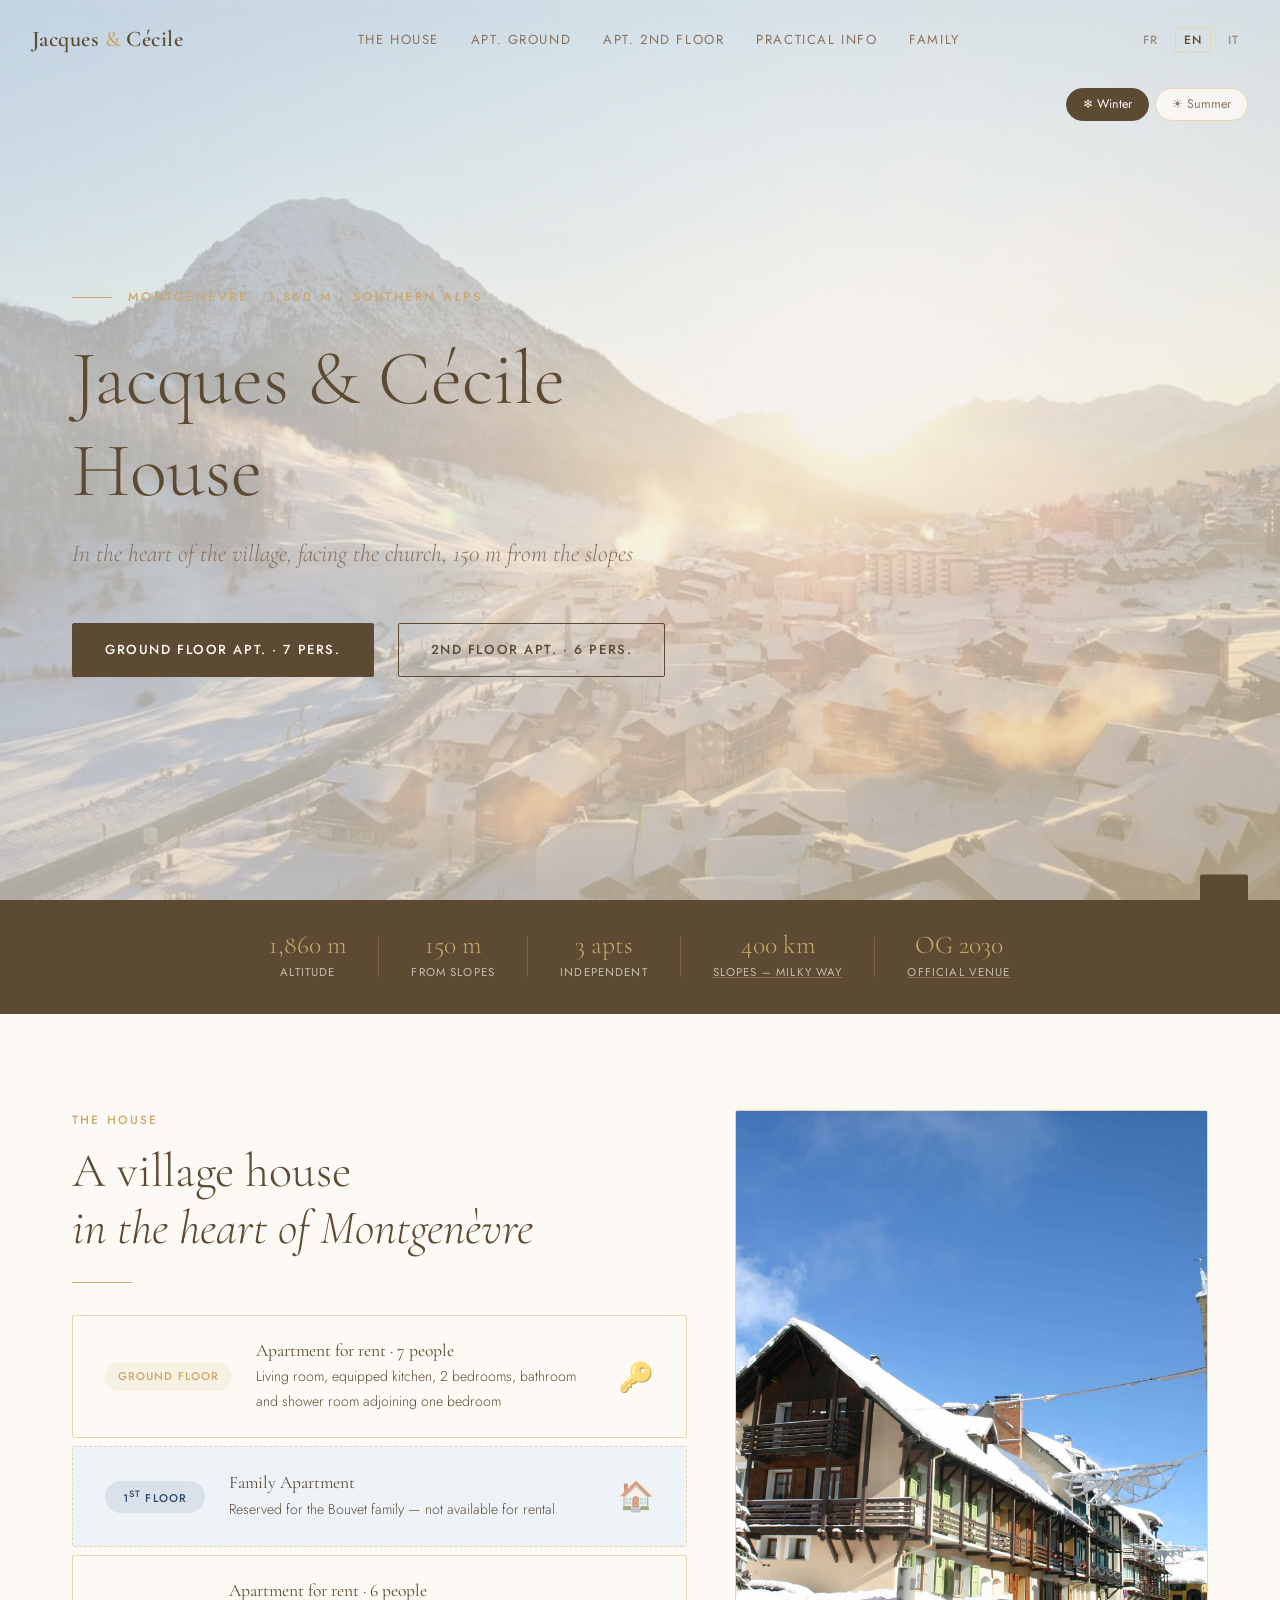
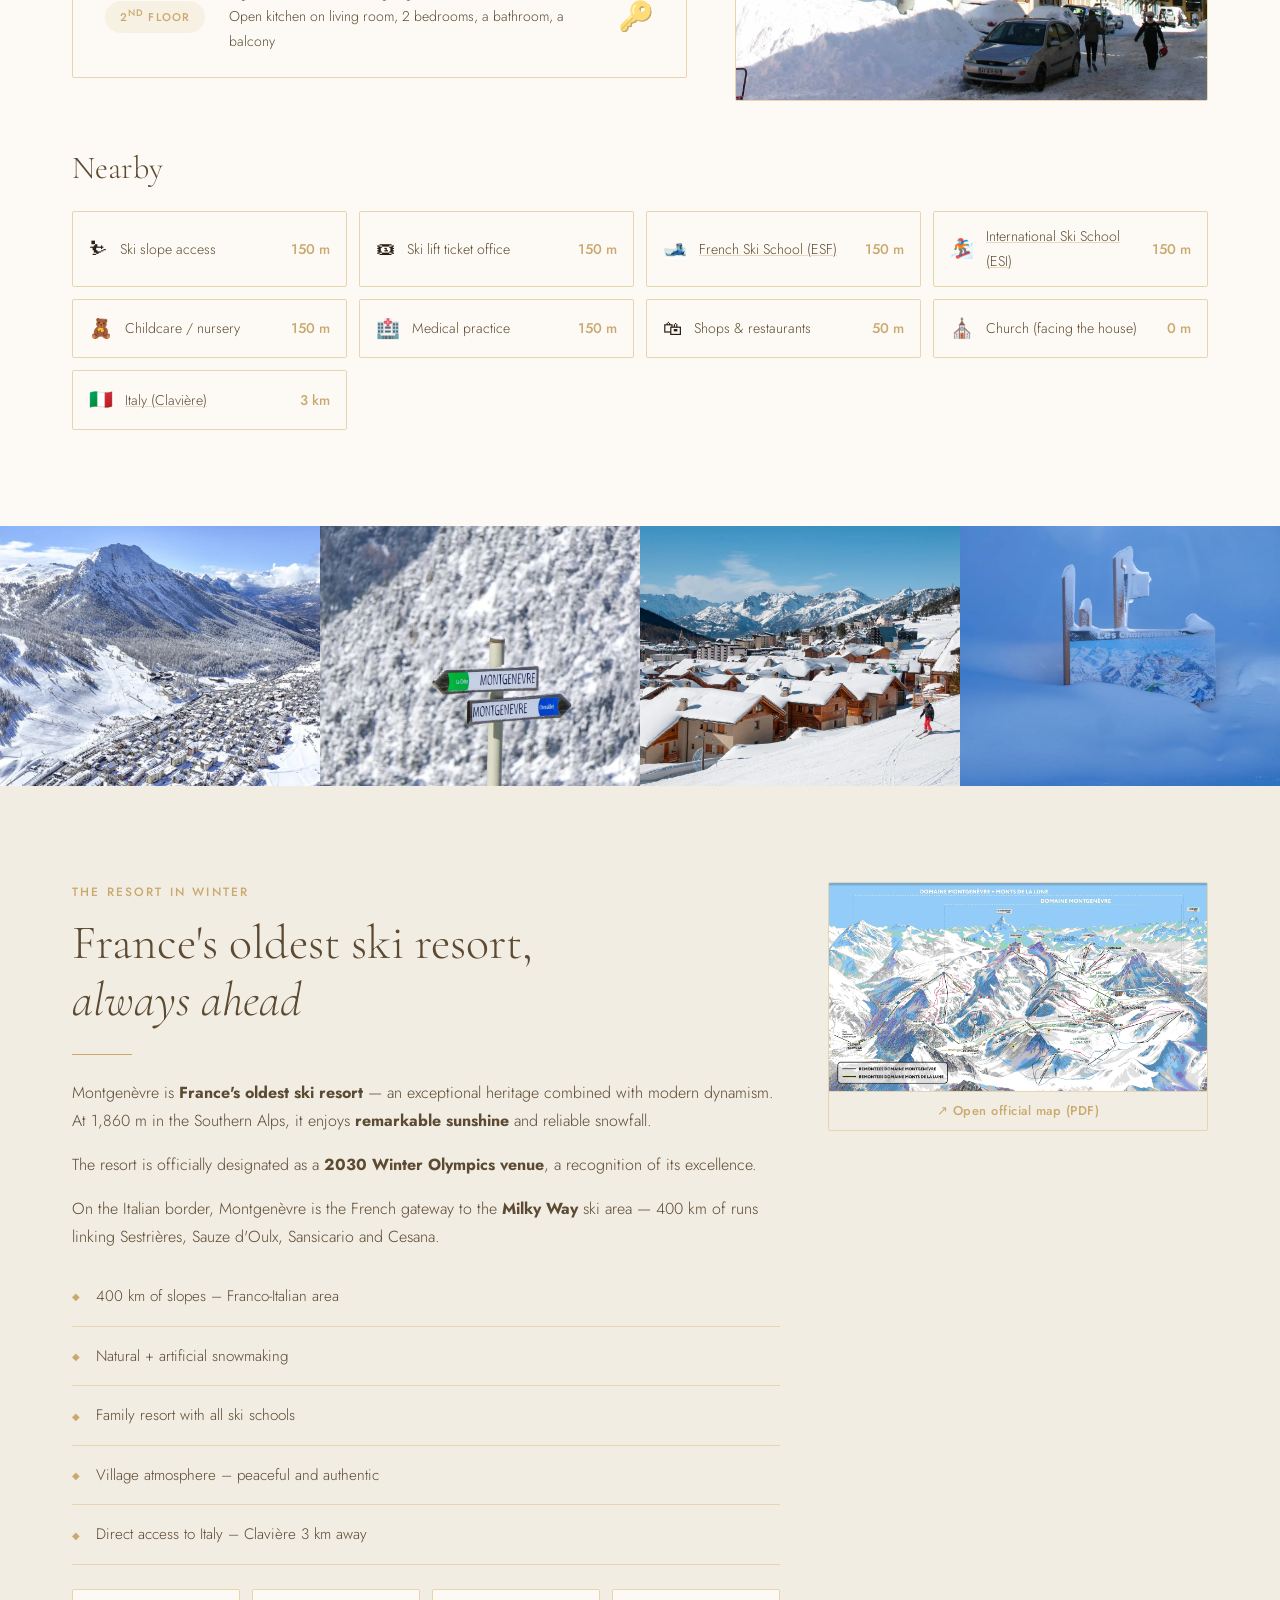
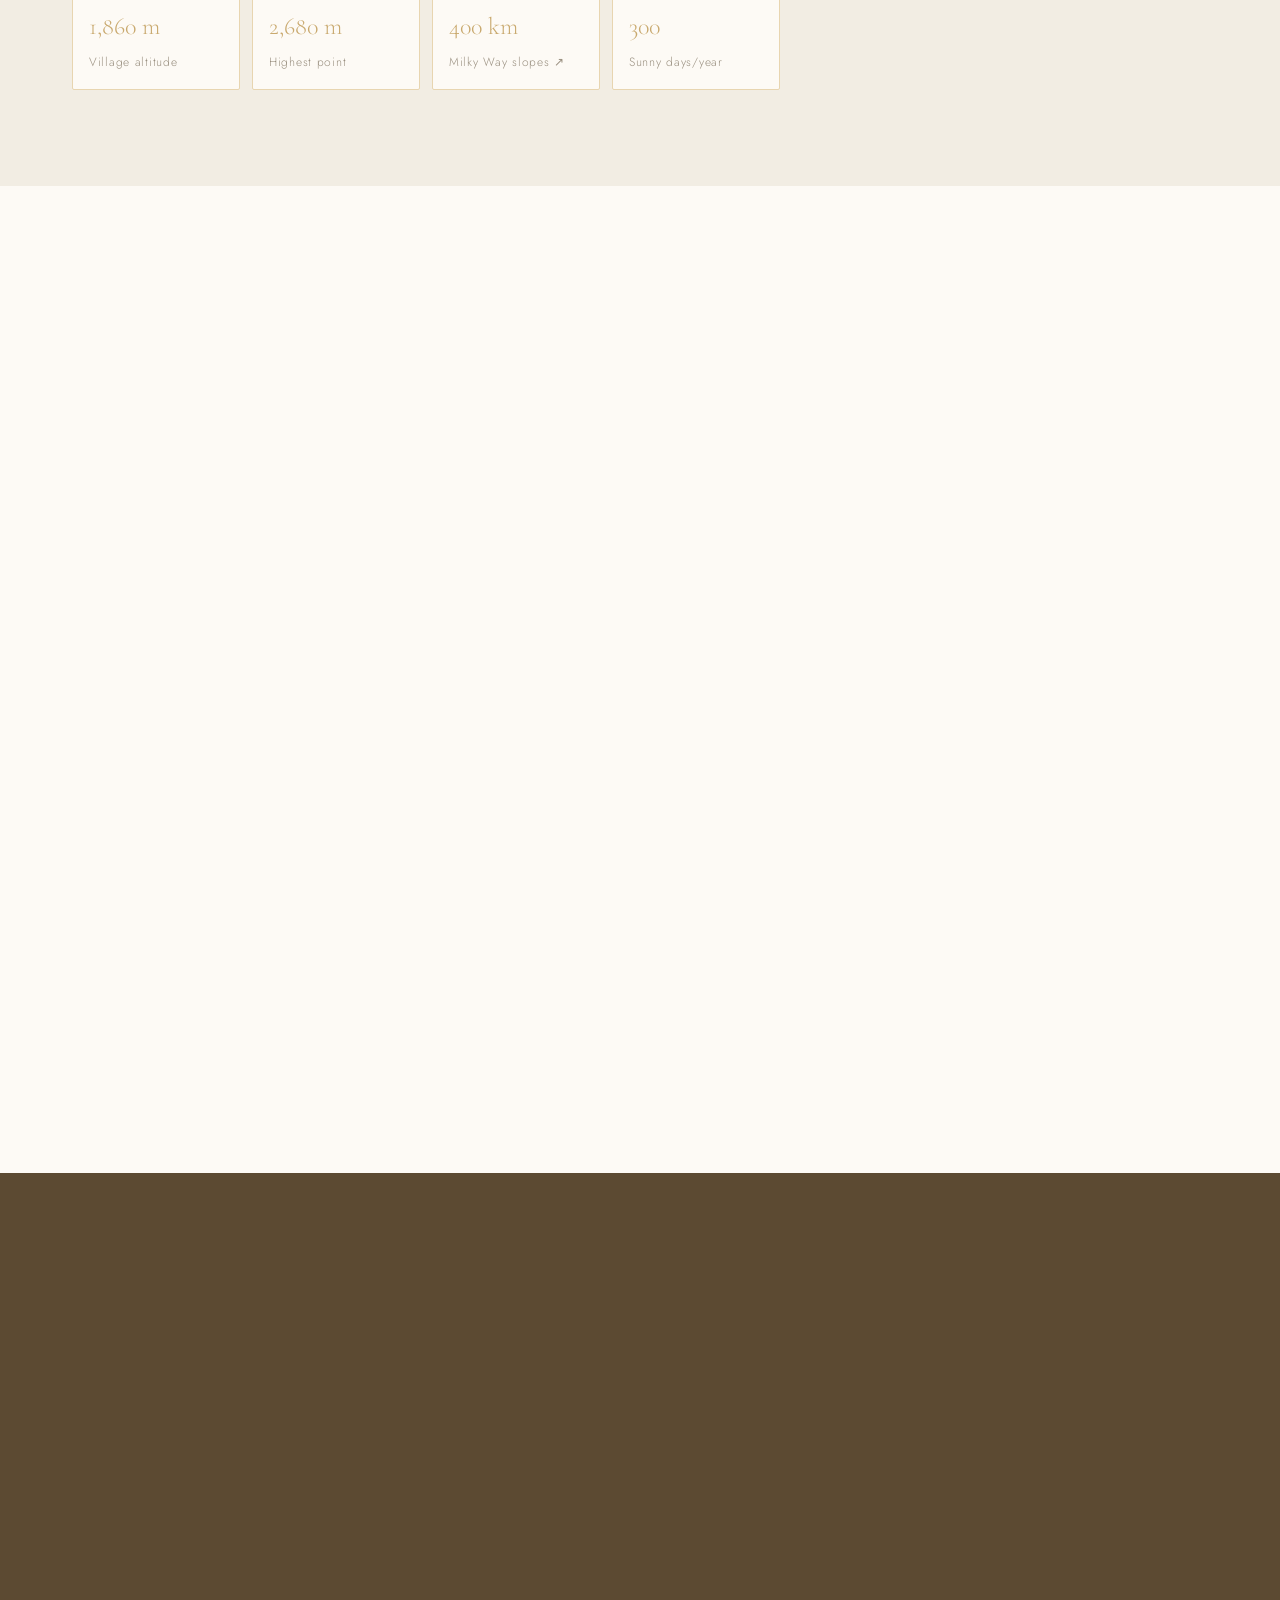
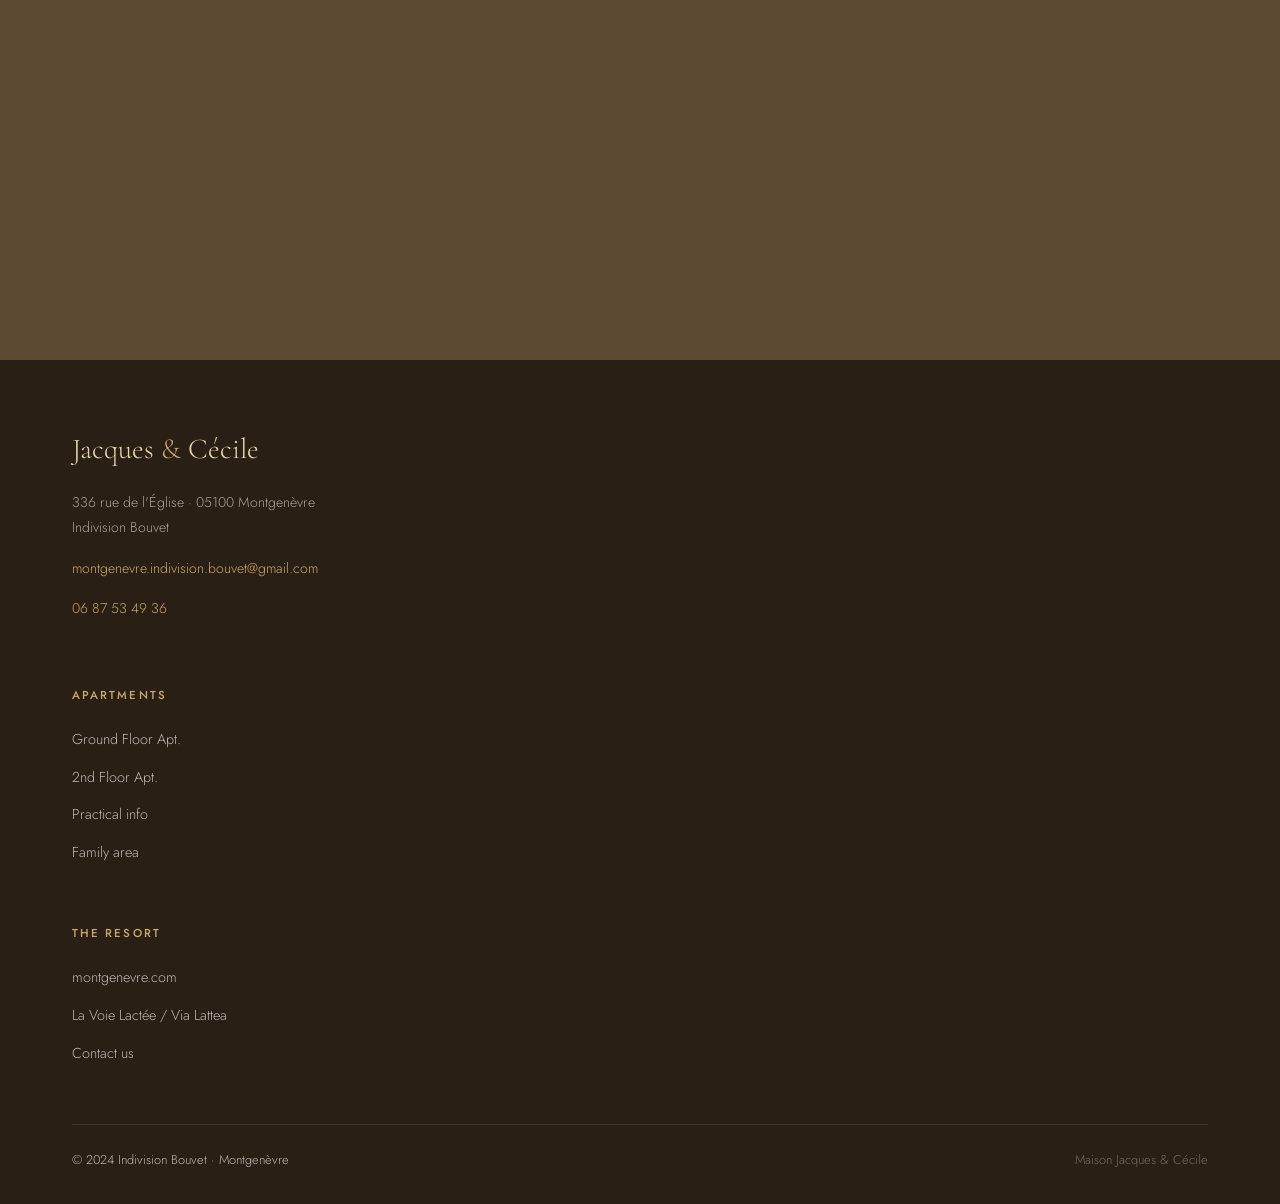
<file: index.html>
<!DOCTYPE html>
<html lang="fr">
<head>
  <meta charset="UTF-8">
  <meta name="viewport" content="width=device-width, initial-scale=1.0">
  <title>Maison Jacques & Cécile – Montgenèvre</title>
  <meta name="description" content="Maison Jacques et Cécile, au cœur de Montgenèvre (05100). Appartements en location à 150m des pistes.">
  <link rel="stylesheet" href="css/style.css">
  <link rel="stylesheet" href="css/home.css">
  <!-- Google tag (gtag.js) -->
  <script async src="https://www.googletagmanager.com/gtag/js?id=G-2272FHHMMW"></script>
  <script>
    window.dataLayer = window.dataLayer || [];
    function gtag(){dataLayer.push(arguments);}
    gtag('js', new Date());
    gtag('config', 'G-2272FHHMMW');
  </script>
  <!-- Open Graph / SEO -->
  <meta property="og:type" content="website">
  <meta property="og:url" content="https://maison-jacques-cecile.fr/">
  <meta property="og:title" content="Maison Jacques & Cécile – Location à Montgenèvre">
  <meta property="og:description" content="Maison de village à Montgenèvre, Hautes-Alpes. 2 appartements en location (7 et 6 personnes) à 150 m des pistes. Domaine Voie Lactée, 400 km de pistes.">
  <meta property="og:image" content="https://maison-jacques-cecile.fr/img/autres/Montgen%C3%A8vre_Hiver.jpg">
  <meta property="og:locale" content="fr_FR">
  <meta property="og:site_name" content="Maison Jacques & Cécile">
  <meta name="twitter:card" content="summary_large_image">
  <meta name="twitter:title" content="Maison Jacques & Cécile – Location à Montgenèvre">
  <meta name="twitter:description" content="Maison de village à Montgenèvre, Hautes-Alpes. 2 appartements en location (7 et 6 personnes) à 150 m des pistes. Domaine Voie Lactée, 400 km de pistes.">
  <meta name="twitter:image" content="https://maison-jacques-cecile.fr/img/autres/Montgen%C3%A8vre_Hiver.jpg">
  <!-- JSON-LD Données structurées -->
  <script type="application/ld+json">
  {
    "@context": "https://schema.org",
    "@type": "LodgingBusiness",
    "name": "Maison Jacques & Cécile",
    "description": "Maison de village à Montgenèvre avec 2 appartements en location, à 150 m des pistes de ski.",
    "url": "https://maison-jacques-cecile.fr/",
    "image": "https://maison-jacques-cecile.fr/img/autres/Montgen%C3%A8vre_Hiver.jpg",
    "address": {
      "@type": "PostalAddress",
      "streetAddress": "336 rue de l'Église",
      "addressLocality": "Montgenèvre",
      "postalCode": "05100",
      "addressCountry": "FR"
    },
    "geo": {
      "@type": "GeoCoordinates",
      "latitude": 44.9317,
      "longitude": 6.7245
    },
    "telephone": "+33687534936",
    "email": "montgenevre.indivision.bouvet@gmail.com",
    "amenityFeature": [
      {"@type": "LocationFeatureSpecification", "name": "Ski access", "value": true},
      {"@type": "LocationFeatureSpecification", "name": "WiFi", "value": true},
      {"@type": "LocationFeatureSpecification", "name": "Kitchen", "value": true}
    ]
  }
  </script>
</head>
<body>

<!-- ══ NAVIGATION ══ -->
<nav class="nav">
  <a class="nav__logo" href="index.html">Jacques <span>&</span> Cécile</a>
  <ul class="nav__links">
    <li><a href="#maison" data-lang="fr">La Maison</a><a href="#maison" data-lang="en" style="display:none">The House</a><a href="#maison" data-lang="it" style="display:none">La Casa</a></li>
    <li><a href="pages/rdc.html" data-lang="fr">Appt. RDC</a><a href="pages/rdc.html" data-lang="en" style="display:none">Apt. Ground</a><a href="pages/rdc.html" data-lang="it" style="display:none">App. PT</a></li>
    <li><a href="pages/2eme.html" data-lang="fr">Appt. 2ème</a><a href="pages/2eme.html" data-lang="en" style="display:none">Apt. 2nd Floor</a><a href="pages/2eme.html" data-lang="it" style="display:none">App. 2° Piano</a></li>
    <li><a href="pages/infos.html" data-lang="fr">Infos pratiques</a><a href="pages/infos.html" data-lang="en" style="display:none">Practical info</a><a href="pages/infos.html" data-lang="it" style="display:none">Info pratiche</a></li>
    <li><a href="pages/famille.html" data-lang="fr">Famille</a><a href="pages/famille.html" data-lang="en" style="display:none">Family</a><a href="pages/famille.html" data-lang="it" style="display:none">Famiglia</a></li>
  </ul>
  <ul class="nav__lang">
    <li><a href="#" data-langbtn="fr" class="active">FR</a></li>
    <li><a href="#" data-langbtn="en">EN</a></li>
    <li><a href="#" data-langbtn="it">IT</a></li>
  </ul>
  <button class="nav__burger" aria-label="Menu">
    <span></span><span></span><span></span>
  </button>
</nav>

<!-- ══ HERO ══ -->
<section class="hero">
  <div class="hero__bg"></div>
  <div class="hero__img-placeholder" id="heroBg"></div>
  <!-- Season toggle -->
  <div class="season-toggle">
    <button class="season-btn active" data-season="winter" data-lang="fr">❄ Hiver</button>
    <button class="season-btn active" data-season="winter" data-lang="en" style="display:none">❄ Winter</button>
    <button class="season-btn active" data-season="winter" data-lang="it" style="display:none">❄ Inverno</button>
    <button class="season-btn" data-season="summer" data-lang="fr">☀ Été</button>
    <button class="season-btn" data-season="summer" data-lang="en" style="display:none">☀ Summer</button>
    <button class="season-btn" data-season="summer" data-lang="it" style="display:none">☀ Estate</button>
  </div>
  <div class="hero__content">
    <!-- WINTER FR -->
    <div data-lang="fr" data-season-content="winter">
      <p class="hero__eyebrow">Montgenèvre · 1 860 m · Alpes du Sud</p>
      <h1 class="hero__title">Maison<br>Jacques & Cécile</h1>
      <p class="hero__subtitle">Au cœur du village, face à l'église, à 150 m des pistes</p>
      <div class="hero__cta">
        <a href="pages/rdc.html" class="btn btn--primary">Appartement RDC · 7 pers.</a>
        <a href="pages/2eme.html" class="btn btn--outline">Appartement 2e étage · 6 pers.</a>
      </div>
    </div>
    <!-- WINTER EN -->
    <div data-lang="en" data-season-content="winter" style="display:none">
      <p class="hero__eyebrow">Montgenèvre · 1,860 m · Southern Alps</p>
      <h1 class="hero__title">Jacques & Cécile<br>House</h1>
      <p class="hero__subtitle">In the heart of the village, facing the church, 150 m from the slopes</p>
      <div class="hero__cta">
        <a href="pages/rdc.html" class="btn btn--primary">Ground Floor Apt. · 7 pers.</a>
        <a href="pages/2eme.html" class="btn btn--outline">2nd Floor Apt. · 6 pers.</a>
      </div>
    </div>
    <!-- WINTER IT -->
    <div data-lang="it" data-season-content="winter" style="display:none">
      <p class="hero__eyebrow">Montgenèvre · 1.860 m · Alpi del Sud</p>
      <h1 class="hero__title">Casa<br>Jacques & Cécile</h1>
      <p class="hero__subtitle">Nel cuore del villaggio, di fronte alla chiesa, a 150 m dalle piste</p>
      <div class="hero__cta">
        <a href="pages/rdc.html" class="btn btn--primary">Appartamento PT · 7 pers.</a>
        <a href="pages/2eme.html" class="btn btn--outline">Appartamento 2° Piano · 6 pers.</a>
      </div>
    </div>
    <!-- SUMMER FR -->
    <div data-lang="fr" data-season-content="summer" style="display:none">
      <p class="hero__eyebrow">Montgenèvre · 1 860 m · Hautes-Alpes</p>
      <h1 class="hero__title">Maison<br>Jacques & Cécile</h1>
      <p class="hero__subtitle">Randonnées, fraîcheur alpine, Turin à portée de route</p>
      <div class="hero__cta">
        <a href="pages/rdc.html" class="btn btn--primary">Appartement RDC · 7 pers.</a>
        <a href="pages/2eme.html" class="btn btn--outline">Appartement 2e étage · 6 pers.</a>
      </div>
    </div>
    <!-- SUMMER EN -->
    <div data-lang="en" data-season-content="summer" style="display:none">
      <p class="hero__eyebrow">Montgenèvre · 1,860 m · Hautes-Alpes</p>
      <h1 class="hero__title">Jacques & Cécile<br>House</h1>
      <p class="hero__subtitle">Hiking, alpine freshness, Turin just a drive away</p>
      <div class="hero__cta">
        <a href="pages/rdc.html" class="btn btn--primary">Ground Floor Apt. · 7 pers.</a>
        <a href="pages/2eme.html" class="btn btn--outline">2nd Floor Apt. · 6 pers.</a>
      </div>
    </div>
    <!-- SUMMER IT -->
    <div data-lang="it" data-season-content="summer" style="display:none">
      <p class="hero__eyebrow">Montgenèvre · 1.860 m · Hautes-Alpes</p>
      <h1 class="hero__title">Casa<br>Jacques & Cécile</h1>
      <p class="hero__subtitle">Escursioni, fresca aria alpina, Torino a portata di strada</p>
      <div class="hero__cta">
        <a href="pages/rdc.html" class="btn btn--primary">Appartamento PT · 7 pers.</a>
        <a href="pages/2eme.html" class="btn btn--outline">Appartamento 2° Piano · 6 pers.</a>
      </div>
    </div>
  </div>
  <!-- Scroll indicator -->
  <div class="hero__scroll">
    <span class="scroll-line"></span>
  </div>
</section>

<!-- ══ KEY FACTS BAR ══ -->
<div class="facts-bar">
  <div class="container">
    <div class="facts-bar__inner">
      <div class="fact-item" data-lang="fr">
        <span class="fact-num">1 860 m</span>
        <span class="fact-label">Altitude</span>
      </div>
      <div class="fact-item" data-lang="en" style="display:none">
        <span class="fact-num">1,860 m</span>
        <span class="fact-label">Altitude</span>
      </div>
      <div class="fact-item" data-lang="it" style="display:none">
        <span class="fact-num">1.860 m</span>
        <span class="fact-label">Altitudine</span>
      </div>
      <div class="fact-sep"></div>
      <div class="fact-item" data-lang="fr">
        <span class="fact-num">À 150 m</span>
        <span class="fact-label">des pistes</span>
      </div>
      <div class="fact-item" data-lang="en" style="display:none">
        <span class="fact-num">150 m</span>
        <span class="fact-label">from slopes</span>
      </div>
      <div class="fact-item" data-lang="it" style="display:none">
        <span class="fact-num">A 150 m</span>
        <span class="fact-label">dalle piste</span>
      </div>
      <div class="fact-sep"></div>
      <div class="fact-item" data-lang="fr">
        <span class="fact-num">3 appts</span>
        <span class="fact-label">Indépendants</span>
      </div>
      <div class="fact-item" data-lang="en" style="display:none">
        <span class="fact-num">3 apts</span>
        <span class="fact-label">Independent</span>
      </div>
      <div class="fact-item" data-lang="it" style="display:none">
        <span class="fact-num">3 app.</span>
        <span class="fact-label">Indipendenti</span>
      </div>
      <div class="fact-sep"></div>
      <a class="fact-item fact-item--link" href="https://montgenevre.com/wp-content/uploads/2025/12/Skimap-2025-2026-DEF_compressed.pdf" target="_blank" rel="noopener" data-lang="fr">
        <span class="fact-num">400 km</span>
        <span class="fact-label">De pistes – La Voie Lactée</span>
      </a>
      <a class="fact-item fact-item--link" href="https://montgenevre.com/wp-content/uploads/2025/12/Skimap-2025-2026-DEF_compressed.pdf" target="_blank" rel="noopener" data-lang="en" style="display:none">
        <span class="fact-num">400 km</span>
        <span class="fact-label">Slopes – Milky Way</span>
      </a>
      <a class="fact-item fact-item--link" href="https://montgenevre.com/wp-content/uploads/2025/12/Skimap-2025-2026-DEF_compressed.pdf" target="_blank" rel="noopener" data-lang="it" style="display:none">
        <span class="fact-num">400 km</span>
        <span class="fact-label">Piste – Via Lattea</span>
      </a>
      <div class="fact-sep"></div>
      <a class="fact-item fact-item--link" href="https://www.olympics.com/cio/jeux-olympiques/alpes-francaises-2030" target="_blank" rel="noopener" data-lang="fr">
        <span class="fact-num">JO 2030</span>
        <span class="fact-label">Site officiel</span>
      </a>
      <a class="fact-item fact-item--link" href="https://www.olympics.com/cio/jeux-olympiques/alpes-francaises-2030" target="_blank" rel="noopener" data-lang="en" style="display:none">
        <span class="fact-num">OG 2030</span>
        <span class="fact-label">Official venue</span>
      </a>
      <a class="fact-item fact-item--link" href="https://www.olympics.com/cio/jeux-olympiques/alpes-francaises-2030" target="_blank" rel="noopener" data-lang="it" style="display:none">
        <span class="fact-num">OI 2030</span>
        <span class="fact-label">Sede ufficiale</span>
      </a>
    </div>
  </div>
</div>

<!-- ══ LA MAISON ══ -->
<section class="section" id="maison">
  <div class="container">
    <div class="maison-grid">
    <div class="maison-text">
    <!-- FR -->
    <div data-lang="fr">
      <div class="section-intro reveal">
        <span class="section__tag">La Maison</span>
        <h2 class="section__title">Une maison de village<br><em>au cœur de Montgenèvre</em></h2>
        <div class="divider"></div>
        <p class="section__lead" data-season-content="winter">Maison de village traditionnelle, idéalement située face à l'église, dans la rue la plus calme du centre et à 150 m des pistes et commerces. Trois niveaux, trois appartements indépendants dont deux en location.</p>
        <p class="section__lead" data-season-content="summer" style="display:none">Maison de village traditionnelle, idéalement située face à l'église, dans la rue centrale et calme du village. À proximité des commerces. Trois niveaux, trois appartements indépendants dont deux en location.</p>
      </div>
      <div class="house-layout reveal">
        <a href="pages/rdc.html" class="house-floor rental-floor house-floor--link">
          <div class="floor-badge">Rez-de-chaussée</div>
          <div class="floor-content">
            <h4>Appartement à louer · 7 personnes</h4>
            <p>Séjour, cuisine équipée, 2 chambres, salle de bains et douche attenante à l'une des chambres</p>
          </div>
          <div class="floor-icon">🔑</div>
        </a>
        <a href="pages/famille.html" class="house-floor family-floor house-floor--link">
          <div class="floor-badge">1<sup>er</sup> étage</div>
          <div class="floor-content">
            <h4>Appartement Famille</h4>
            <p>Réservé à la famille Bouvet — non disponible à la location</p>
          </div>
          <div class="floor-icon">🏠</div>
        </a>
        <a href="pages/2eme.html" class="house-floor rental-floor house-floor--link">
          <div class="floor-badge">2<sup>e</sup> étage</div>
          <div class="floor-content">
            <h4>Appartement à louer · 6 personnes</h4>
            <p>Cuisine ouverte sur le séjour, 2 chambres, une salle de bains, un balcon</p>
          </div>
          <div class="floor-icon">🔑</div>
        </a>
      </div>
    </div>
    <!-- EN -->
    <div data-lang="en" style="display:none">
      <div class="section-intro reveal">
        <span class="section__tag">The House</span>
        <h2 class="section__title">A village house<br><em>in the heart of Montgenèvre</em></h2>
        <div class="divider"></div>
        <p class="section__lead" data-season-content="winter">Traditional village house, ideally located facing the church, on the quietest and closest street to the slopes. Three levels, three independent apartments, two of which are available for rental.</p>
        <p class="section__lead" data-season-content="summer" style="display:none">Traditional village house, ideally located facing the church, on the quiet central street of the village. Close to shops. Three levels, three independent apartments, two of which are available for rental.</p>
      </div>
      <div class="house-layout reveal">
        <a href="pages/rdc.html" class="house-floor rental-floor house-floor--link">
          <div class="floor-badge">Ground floor</div>
          <div class="floor-content">
            <h4>Apartment for rent · 7 people</h4>
            <p>Living room, equipped kitchen, 2 bedrooms, bathroom and shower room adjoining one bedroom</p>
          </div>
          <div class="floor-icon">🔑</div>
        </a>
        <a href="pages/famille.html" class="house-floor family-floor house-floor--link">
          <div class="floor-badge">1<sup>st</sup> floor</div>
          <div class="floor-content">
            <h4>Family Apartment</h4>
            <p>Reserved for the Bouvet family — not available for rental</p>
          </div>
          <div class="floor-icon">🏠</div>
        </a>
        <a href="pages/2eme.html" class="house-floor rental-floor house-floor--link">
          <div class="floor-badge">2<sup>nd</sup> floor</div>
          <div class="floor-content">
            <h4>Apartment for rent · 6 people</h4>
            <p>Open kitchen on living room, 2 bedrooms, a bathroom, a balcony</p>
          </div>
          <div class="floor-icon">🔑</div>
        </a>
      </div>
    </div>
    <!-- IT -->
    <div data-lang="it" style="display:none">
      <div class="section-intro reveal">
        <span class="section__tag">La Casa</span>
        <h2 class="section__title">Una casa di paese<br><em>nel cuore di Montgenèvre</em></h2>
        <div class="divider"></div>
        <p class="section__lead" data-season-content="winter">Casa di paese tradizionale, situata idealmente di fronte alla chiesa, nella via più tranquilla del centro a 150 m dalle piste. Tre livelli, tre appartamenti indipendenti di cui due in affitto.</p>
        <p class="section__lead" data-season-content="summer" style="display:none">Casa di paese tradizionale, situata idealmente di fronte alla chiesa, nella via centrale e tranquilla del villaggio. Vicino ai negozi. Tre livelli, tre appartamenti indipendenti di cui due in affitto.</p>
      </div>
      <div class="house-layout reveal">
        <a href="pages/rdc.html" class="house-floor rental-floor house-floor--link">
          <div class="floor-badge">Piano terra</div>
          <div class="floor-content">
            <h4>Appartamento in affitto · 7 persone</h4>
            <p>Soggiorno, cucina attrezzata, 2 camere, bagno e doccia attigua a una delle camere</p>
          </div>
          <div class="floor-icon">🔑</div>
        </a>
        <a href="pages/famille.html" class="house-floor family-floor house-floor--link">
          <div class="floor-badge">1° piano</div>
          <div class="floor-content">
            <h4>Appartamento Famiglia</h4>
            <p>Riservato alla famiglia Bouvet — non disponibile per l'affitto</p>
          </div>
          <div class="floor-icon">🏠</div>
        </a>
        <a href="pages/2eme.html" class="house-floor rental-floor house-floor--link">
          <div class="floor-badge">2° piano</div>
          <div class="floor-content">
            <h4>Appartamento in affitto · 6 persone</h4>
            <p>Cucina aperta sul soggiorno, 2 camere, un bagno, un balcone</p>
          </div>
          <div class="floor-icon">🔑</div>
        </a>
      </div>
    </div>
    </div><!-- /maison-text -->

    <!-- PHOTO DE LA MAISON (hiver / été) -->
    <div class="maison-photo reveal">
      <img id="maisonPhoto"
           src="img/maison/maison-hiver.jpg"
           data-winter="img/maison/maison-hiver.jpg"
           data-summer="img/maison/maison-ete.jpg"
           alt="Maison Jacques et Cécile"
           onerror="this.style.display='none'; this.nextElementSibling.style.display='flex';">
      <div class="maison-photo-ph" style="display:none">
        <span>📸</span>
        <small data-lang="fr">Photo de la maison à venir</small>
        <small data-lang="en" style="display:none">House photo coming soon</small>
        <small data-lang="it" style="display:none">Foto della casa in arrivo</small>
      </div>
    </div>
    </div><!-- /maison-grid -->

    <!-- LOCATION AVANTAGES -->
    <div class="location-cards reveal mt-3">
      <div data-lang="fr">
        <h3 style="margin-bottom:1.5rem;">À proximité immédiate</h3>
        <div class="prox-grid">
          <div class="prox-item"><span class="prox-icon">⛷</span><span>Départ des pistes</span><strong>150 m</strong></div>
          <div class="prox-item prox-item--desktop"><span class="prox-icon">🎟</span><span>Caisses remontées mécaniques</span><strong>150 m</strong></div>
          <a class="prox-item prox-item--link prox-item--desktop" href="https://www.esf-montgenevre.com/" target="_blank" rel="noopener"><span class="prox-icon">🎿</span><span>École de Ski Français (ESF)</span><strong>150 m</strong></a>
          <a class="prox-item prox-item--link prox-item--desktop" href="https://www.ecoledeski.fr/montgenevre" target="_blank" rel="noopener"><span class="prox-icon">🏂</span><span>École de Ski Internationale (ESI)</span><strong>150 m</strong></a>
          <div class="prox-item prox-item--desktop"><span class="prox-icon">🧸</span><span>Garderie</span><strong>150 m</strong></div>
          <div class="prox-item prox-item--desktop"><span class="prox-icon">🏥</span><span>Cabinet médical</span><strong>150 m</strong></div>
          <div class="prox-item prox-item--mobile"><span class="prox-icon">🏔</span><span>Espace partenaires (caisses remontées mécaniques, office du tourisme, écoles de ski, cabinet médical, garderie…)</span><strong>150 m</strong></div>
          <div class="prox-item"><span class="prox-icon">🛍</span><span>Commerces & restaurants</span><strong>50 m</strong></div>
          <div class="prox-item"><span class="prox-icon">⛪</span><span>Église (face à la maison)</span><strong>0 m</strong></div>
          <a class="prox-item prox-item--link" href="https://www.claviere.it/" target="_blank" rel="noopener"><span class="prox-icon">🇮🇹</span><span>Italie (Clavière)</span><strong>3 km</strong></a>
        </div>
      </div>
      <div data-lang="en" style="display:none">
        <h3 style="margin-bottom:1.5rem;">Nearby</h3>
        <div class="prox-grid">
          <div class="prox-item"><span class="prox-icon">⛷</span><span>Ski slope access</span><strong>150 m</strong></div>
          <div class="prox-item prox-item--desktop"><span class="prox-icon">🎟</span><span>Ski lift ticket office</span><strong>150 m</strong></div>
          <a class="prox-item prox-item--link prox-item--desktop" href="https://www.esf-montgenevre.com/" target="_blank" rel="noopener"><span class="prox-icon">🎿</span><span>French Ski School (ESF)</span><strong>150 m</strong></a>
          <a class="prox-item prox-item--link prox-item--desktop" href="https://www.ecoledeski.fr/montgenevre" target="_blank" rel="noopener"><span class="prox-icon">🏂</span><span>International Ski School (ESI)</span><strong>150 m</strong></a>
          <div class="prox-item prox-item--desktop"><span class="prox-icon">🧸</span><span>Childcare / nursery</span><strong>150 m</strong></div>
          <div class="prox-item prox-item--desktop"><span class="prox-icon">🏥</span><span>Medical practice</span><strong>150 m</strong></div>
          <div class="prox-item prox-item--mobile"><span class="prox-icon">🏔</span><span>Partner area (ski lifts, tourist office, ski schools, medical practice, childcare…)</span><strong>150 m</strong></div>
          <div class="prox-item"><span class="prox-icon">🛍</span><span>Shops & restaurants</span><strong>50 m</strong></div>
          <div class="prox-item"><span class="prox-icon">⛪</span><span>Church (facing the house)</span><strong>0 m</strong></div>
          <a class="prox-item prox-item--link" href="https://www.claviere.it/" target="_blank" rel="noopener"><span class="prox-icon">🇮🇹</span><span>Italy (Clavière)</span><strong>3 km</strong></a>
        </div>
      </div>
      <div data-lang="it" style="display:none">
        <h3 style="margin-bottom:1.5rem;">Nelle vicinanze</h3>
        <div class="prox-grid">
          <div class="prox-item"><span class="prox-icon">⛷</span><span>Accesso alle piste</span><strong>150 m</strong></div>
          <div class="prox-item prox-item--desktop"><span class="prox-icon">🎟</span><span>Casse degli impianti</span><strong>150 m</strong></div>
          <a class="prox-item prox-item--link prox-item--desktop" href="https://www.esf-montgenevre.com/" target="_blank" rel="noopener"><span class="prox-icon">🎿</span><span>Scuola di Sci Francese (ESF)</span><strong>150 m</strong></a>
          <a class="prox-item prox-item--link prox-item--desktop" href="https://www.ecoledeski.fr/montgenevre" target="_blank" rel="noopener"><span class="prox-icon">🏂</span><span>Scuola di Sci Internazionale (ESI)</span><strong>150 m</strong></a>
          <div class="prox-item prox-item--desktop"><span class="prox-icon">🧸</span><span>Asilo nido</span><strong>150 m</strong></div>
          <div class="prox-item prox-item--desktop"><span class="prox-icon">🏥</span><span>Studio medico</span><strong>150 m</strong></div>
          <div class="prox-item prox-item--mobile"><span class="prox-icon">🏔</span><span>Area partner (impianti, ufficio turistico, scuole di sci, studio medico, asilo nido…)</span><strong>150 m</strong></div>
          <div class="prox-item"><span class="prox-icon">🛍</span><span>Negozi & ristoranti</span><strong>50 m</strong></div>
          <div class="prox-item"><span class="prox-icon">⛪</span><span>Chiesa (di fronte alla casa)</span><strong>0 m</strong></div>
          <a class="prox-item prox-item--link" href="https://www.claviere.it/" target="_blank" rel="noopener"><span class="prox-icon">🇮🇹</span><span>Italia (Clavière)</span><strong>3 km</strong></a>
        </div>
      </div>
    </div>
  </div>
</section>

<!-- ══ PHOTO PLACEHOLDER ══ -->
<!-- Bande photos HIVER -->
<div class="photo-band reveal" id="photoBandWinter">
  <div class="photo-band__item">
    <img src="img/autres/janus.webp" alt="Le Janus, Montgenèvre"
         onerror="this.style.display='none'; this.nextElementSibling.style.display='flex';">
    <div class="photo-ph" style="display:none"><span>📸</span><small>Le Janus</small></div>
  </div>
  <div class="photo-band__item">
    <img src="img/autres/panneaux.webp" alt="Panneaux Montgenèvre"
         onerror="this.style.display='none'; this.nextElementSibling.style.display='flex';">
    <div class="photo-ph" style="display:none"><span>📸</span><small data-lang="fr">Panneaux</small><small data-lang="en" style="display:none">Signs</small><small data-lang="it" style="display:none">Cartelli</small></div>
  </div>
  <div class="photo-band__item">
    <img src="img/autres/zac_obelisque.webp" alt="Zac obélisque, Montgenèvre"
         onerror="this.style.display='none'; this.nextElementSibling.style.display='flex';">
    <div class="photo-ph" style="display:none"><span>📸</span><small>Zac obélisque</small></div>
  </div>
  <div class="photo-band__item">
    <img src="img/autres/plan_enneigé.webp" alt="Plan enneigé, Montgenèvre"
         onerror="this.style.display='none'; this.nextElementSibling.style.display='flex';">
    <div class="photo-ph" style="display:none"><span>📸</span><small data-lang="fr">Plan enneigé</small><small data-lang="en" style="display:none">Snow-covered slope</small><small data-lang="it" style="display:none">Pista innevata</small></div>
  </div>
</div>
<!-- Bande photos ÉTÉ -->
<div class="photo-band reveal" id="photoBandSummer" style="display:none">
  <div class="photo-band__item">
    <img src="img/autres/janus_automne.webp" alt="Le Janus en automne"
         onerror="this.style.display='none'; this.nextElementSibling.style.display='flex';">
    <div class="photo-ph" style="display:none"><span>📸</span><small data-lang="fr">Le Janus en automne</small><small data-lang="en" style="display:none">Janus in autumn</small><small data-lang="it" style="display:none">Il Janus in autunno</small></div>
  </div>
  <div class="photo-band__item">
    <img src="img/autres/sainte_marie_fontcouvert.jpg" alt="Sainte-Marie de Font-Couverte"
         onerror="this.style.display='none'; this.nextElementSibling.style.display='flex';">
    <div class="photo-ph" style="display:none"><span>📸</span><small>Ste-Marie de Font-Couverte</small></div>
  </div>
  <div class="photo-band__item">
    <img src="img/autres/clarée.jpg" alt="Vallée de la Clarée"
         onerror="this.style.display='none'; this.nextElementSibling.style.display='flex';">
    <div class="photo-ph" style="display:none"><span>📸</span><small data-lang="fr">Vallée de la Clarée</small><small data-lang="en" style="display:none">Clarée valley</small><small data-lang="it" style="display:none">Valle della Clarée</small></div>
  </div>
  <div class="photo-band__item">
    <img src="img/autres/plampinet.jpg" alt="Plampinet"
         onerror="this.style.display='none'; this.nextElementSibling.style.display='flex';">
    <div class="photo-ph" style="display:none"><span>📸</span><small>Plampinet</small></div>
  </div>
</div>

<!-- ══ LA STATION ══ -->
<section class="section section--alt" id="station">
  <div class="container">

    <!-- SEASON TABS -->
    <div class="season-tabs reveal">

      <!-- WINTER CONTENT -->
      <div class="season-tab-content active" data-stab-content="winter">
        <div class="station-grid">
          <div class="station-text">
            <div data-lang="fr">
              <span class="section__tag">La Station en hiver</span>
              <h2>La doyenne des stations<br><em>françaises</em></h2>
              <div class="divider"></div>
              <p>Montgenèvre est la <strong>plus ancienne station de ski de France</strong>. Un héritage exceptionnel allié à un fort dynamisme. La station est officiellement désignée <strong>site des Jeux Olympiques d'Hiver 2030</strong>.</p>
              <p>À 1 860 m d'altitude dans les Alpes du Sud, elle bénéficie d'un <strong>ensoleillement remarquable</strong> et d'un enneigement fiable.</p>
              <p>Frontalière avec l'Italie, Montgenèvre est la porte d'entrée française du domaine skiable <strong>La Voie Lactée</strong> — 400 km de pistes reliant plusieurs grandes stations italiennes : Sestrières, Sauze d'Oulx, Sansicario et Cesana.</p>
              <ul class="features">
                <li>400 km de pistes – domaine franco-italien</li>
                <li>Enneigement naturel + enneigement artificiel</li>
                <li>Station familiale avec toutes les écoles de ski</li>
                <li>Ambiance village – calme et authentique</li>
                <li>Accès direct Italie – Clavière à 3 km</li>              </ul>
              <div class="station-facts station-facts--inline">
                <div class="sfact"><span class="sfact-n">1 860 m</span><span class="sfact-l">Altitude village</span></div>
                <div class="sfact"><span class="sfact-n">2 680 m</span><span class="sfact-l">Point culminant</span></div>
                <a class="sfact sfact--link" href="https://montgenevre.com/wp-content/uploads/2025/12/Skimap-2025-2026-DEF_compressed.pdf" target="_blank" rel="noopener"><span class="sfact-n">400 km</span><span class="sfact-l">Pistes Voie Lactée ↗</span></a>
                <div class="sfact"><span class="sfact-n">300</span><span class="sfact-l">Jours de soleil/an</span></div>
              </div>
            </div>
            <div data-lang="en" style="display:none">
              <span class="section__tag">The Resort in winter</span>
              <h2>France's oldest ski resort,<br><em>always ahead</em></h2>
              <div class="divider"></div>
              <p>Montgenèvre is <strong>France's oldest ski resort</strong> — an exceptional heritage combined with modern dynamism. At 1,860 m in the Southern Alps, it enjoys <strong>remarkable sunshine</strong> and reliable snowfall.</p>
              <p>The resort is officially designated as a <strong>2030 Winter Olympics venue</strong>, a recognition of its excellence.</p>
              <p>On the Italian border, Montgenèvre is the French gateway to the <strong>Milky Way</strong> ski area — 400 km of runs linking Sestrières, Sauze d'Oulx, Sansicario and Cesana.</p>
              <ul class="features">
                <li>400 km of slopes – Franco-Italian area</li>
                <li>Natural + artificial snowmaking</li>
                <li>Family resort with all ski schools</li>
                <li>Village atmosphere – peaceful and authentic</li>
                <li>Direct access to Italy – Clavière 3 km away</li>              </ul>
              <div class="station-facts station-facts--inline">
                <div class="sfact"><span class="sfact-n">1,860 m</span><span class="sfact-l">Village altitude</span></div>
                <div class="sfact"><span class="sfact-n">2,680 m</span><span class="sfact-l">Highest point</span></div>
                <a class="sfact sfact--link" href="https://montgenevre.com/wp-content/uploads/2025/12/Skimap-2025-2026-DEF_compressed.pdf" target="_blank" rel="noopener"><span class="sfact-n">400 km</span><span class="sfact-l">Milky Way slopes ↗</span></a>
                <div class="sfact"><span class="sfact-n">300</span><span class="sfact-l">Sunny days/year</span></div>
              </div>
            </div>
            <div data-lang="it" style="display:none">
              <span class="section__tag">La stazione in inverno</span>
              <h2>La più antica stazione<br><em>di sci francese</em></h2>
              <div class="divider"></div>
              <p>Montgenèvre è la <strong>più antica stazione sciistica di Francia</strong> — un patrimonio eccezionale unito a un dinamismo moderno. A 1.860 m di altitudine nelle Alpi del Sud, gode di un <strong>soleggiamento straordinario</strong> e di un innevamento affidabile.</p>
              <p>La stazione è ufficialmente designata <strong>sede dei Giochi Olimpici Invernali 2030</strong>.</p>
              <p>Al confine con l'Italia, Montgenèvre è la porta d'ingresso francese del comprensorio sciistico <strong>Via Lattea</strong> — 400 km di piste che collegano Sestrières, Sauze d'Oulx, Sansicario e Cesana.</p>
              <ul class="features">
                <li>400 km di piste – comprensorio franco-italiano</li>
                <li>Neve naturale + innevamento artificiale</li>
                <li>Stazione familiare con tutte le scuole di sci</li>
                <li>Atmosfera di paese – tranquilla e autentica</li>
                <li>Accesso diretto all'Italia – Clavière a 3 km</li>              </ul>
              <div class="station-facts station-facts--inline">
                <div class="sfact"><span class="sfact-n">1.860 m</span><span class="sfact-l">Altitudine</span></div>
                <div class="sfact"><span class="sfact-n">2.680 m</span><span class="sfact-l">Punto più alto</span></div>
                <a class="sfact sfact--link" href="https://montgenevre.com/wp-content/uploads/2025/12/Skimap-2025-2026-DEF_compressed.pdf" target="_blank" rel="noopener"><span class="sfact-n">400 km</span><span class="sfact-l">Via Lattea ↗</span></a>
                <div class="sfact"><span class="sfact-n">300</span><span class="sfact-l">Giorni di sole/anno</span></div>
              </div>
            </div>
          </div>
          <div class="station-aside">
            <div class="station-photo-wrap">
              <a href="https://montgenevre.com/wp-content/uploads/2025/12/plan_mtg_compressed-2.pdf" target="_blank" rel="noopener" title="Ouvrir le plan des pistes (PDF)">
                <img src="img/autres/plan_pistes_montgenevre.jpg"
                     alt="Plan des pistes de Montgenèvre"
                     class="plan-pistes-img"
                     onerror="this.style.display='none'; this.nextElementSibling.style.display='flex';">
                <div class="plan-pistes-fallback">
                  <span>📄</span>
                  <span data-lang="fr">Plan des pistes — cliquer pour ouvrir</span>
                  <span data-lang="en" style="display:none">Ski map — click to open</span>
                  <span data-lang="it" style="display:none">Mappa piste — clicca per aprire</span>
                </div>
              </a>
              <a href="https://montgenevre.com/wp-content/uploads/2025/12/plan_mtg_compressed-2.pdf" target="_blank" rel="noopener" class="plan-pistes-link">
                <span data-lang="fr">↗ Ouvrir le plan officiel (PDF)</span>
                <span data-lang="en" style="display:none">↗ Open official map (PDF)</span>
                <span data-lang="it" style="display:none">↗ Apri la mappa ufficiale (PDF)</span>
              </a>
            </div>
          </div>
        </div>
      </div>

      <!-- SUMMER CONTENT -->
      <div class="season-tab-content" data-stab-content="summer" style="display:none">
        <div class="station-grid">
          <div class="station-text">
            <div data-lang="fr">
              <span class="section__tag">La Station en été</span>
              <h2>L'été alpin<br><em>à la frontière italienne</em></h2>
              <div class="divider"></div>
              <p>En été, Montgenèvre se transforme en paradis pour les amoureux de la montagne. La fraîcheur alpine (1 860 m) offre une échappatoire idéale aux chaleurs estivales. Le village retrouve sa sérénité.</p>
              <p>La <strong>frontière italienne</strong> n'est qu'à 3 km. Turin est à moins de 2 h, Milan à 3 h — l'occasion d'explorer la culture et la gastronomie italiennes.</p>
              <ul class="features">
                <li>Randonnées pour tous niveaux à <a href="https://montgenevre.com/ete/toutes-les-activites-ete" target="_blank" rel="noopener" style="color:var(--or);font-weight:500;">Montgenèvre</a>, <a href="https://www.hautesvallees.com/la-claree/que-faire/en-ete/balades-et-randonnees-en-claree/itineraires-de-randonnees/" target="_blank" rel="noopener" style="color:var(--or);font-weight:500;">vallée de la Clarée</a>, <a href="https://destination.ecrins-parcnational.fr/search?practices=4" target="_blank" rel="noopener" style="color:var(--or);font-weight:500;">parc des Écrins</a>…</li>
                <li>VTT — <a href="https://montgenevre.com/ete/vtt-vae/itineraires-vtt-vae" target="_blank" rel="noopener" style="color:var(--or);font-weight:500;">pistes spécifiques</a></li>
                <li><a href="https://www.golf.montgenevre.com/" target="_blank" rel="noopener" style="color:var(--or);font-weight:500;">Golf</a>, tennis, <a href="https://www.durancia.com/" target="_blank" rel="noopener" style="color:var(--or);font-weight:500;">piscine, centre balnéo</a></li>
                <li><a href="https://montgenevre.com/ete/toutes-les-activites-ete" target="_blank" rel="noopener" style="color:var(--or);font-weight:500;">Trail, raft, yoga, tournois, luge d'été, activités de la station…</a></li>
                <li>Turin à 1h45 — Milan à 3h</li>
                <li>Briançon (Patrimoine UNESCO) à 12 km</li>
              </ul>
            </div>
            <div data-lang="en" style="display:none">
              <span class="section__tag">The Resort in summer</span>
              <h2>Alpine summer<br><em>on the Italian border</em></h2>
              <div class="divider"></div>
              <p>In summer, Montgenèvre becomes a paradise for mountain lovers. The alpine freshness (1,860 m) provides an ideal escape from summer heat. The village reclaims its serenity.</p>
              <p>The <strong>Italian border</strong> is just 3 km away. Turin is under 2 hours, Milan 3 hours — the perfect chance to explore Italian culture and gastronomy.</p>
              <ul class="features">
                <li>Hiking for all levels at <a href="https://montgenevre.com/ete/toutes-les-activites-ete" target="_blank" rel="noopener" style="color:var(--or);font-weight:500;">Montgenèvre</a>, <a href="https://www.hautesvallees.com/la-claree/que-faire/en-ete/balades-et-randonnees-en-claree/itineraires-de-randonnees/" target="_blank" rel="noopener" style="color:var(--or);font-weight:500;">Clarée valley</a>, <a href="https://destination.ecrins-parcnational.fr/search?practices=4" target="_blank" rel="noopener" style="color:var(--or);font-weight:500;">Écrins national park</a>…</li>
                <li>Mountain biking — <a href="https://montgenevre.com/ete/vtt-vae/itineraires-vtt-vae" target="_blank" rel="noopener" style="color:var(--or);font-weight:500;">dedicated tracks</a></li>
                <li><a href="https://www.golf.montgenevre.com/" target="_blank" rel="noopener" style="color:var(--or);font-weight:500;">Golf</a>, tennis, <a href="https://www.durancia.com/" target="_blank" rel="noopener" style="color:var(--or);font-weight:500;">swimming pool, wellness centre</a></li>
                <li><a href="https://montgenevre.com/ete/toutes-les-activites-ete" target="_blank" rel="noopener" style="color:var(--or);font-weight:500;">Trail, rafting, yoga, tournaments, summer luge, resort activities…</a></li>
                <li>Turin 1h45 — Milan 3h</li>
                <li>Briançon (UNESCO Heritage) 12 km</li>
              </ul>
            </div>
            <div data-lang="it" style="display:none">
              <span class="section__tag">La stazione in estate</span>
              <h2>Estate alpina<br><em>al confine italiano</em></h2>
              <div class="divider"></div>
              <p>In estate, Montgenèvre diventa un paradiso per gli amanti della montagna. La fresca aria alpina (1.860 m) offre una fuga ideale dal caldo estivo.</p>
              <p>Il <strong>confine italiano</strong> è a soli 3 km. Torino è a meno di 2 ore, Milano a 3 ore — l'occasione perfetta per esplorare la cultura e la gastronomia italiana.</p>
              <ul class="features">
                <li>Escursioni per tutti i livelli a <a href="https://montgenevre.com/ete/toutes-les-activites-ete" target="_blank" rel="noopener" style="color:var(--or);font-weight:500;">Montgenèvre</a>, <a href="https://www.hautesvallees.com/la-claree/que-faire/en-ete/balades-et-randonnees-en-claree/itineraires-de-randonnees/" target="_blank" rel="noopener" style="color:var(--or);font-weight:500;">valle della Clarée</a>, <a href="https://destination.ecrins-parcnational.fr/search?practices=4" target="_blank" rel="noopener" style="color:var(--or);font-weight:500;">parco degli Écrins</a>…</li>
                <li>Mountain bike — <a href="https://montgenevre.com/ete/vtt-vae/itineraires-vtt-vae" target="_blank" rel="noopener" style="color:var(--or);font-weight:500;">percorsi dedicati</a></li>
                <li><a href="https://www.golf.montgenevre.com/" target="_blank" rel="noopener" style="color:var(--or);font-weight:500;">Golf</a>, tennis, <a href="https://www.durancia.com/" target="_blank" rel="noopener" style="color:var(--or);font-weight:500;">piscina, centro benessere</a></li>
                <li><a href="https://montgenevre.com/ete/toutes-les-activites-ete" target="_blank" rel="noopener" style="color:var(--or);font-weight:500;">Trail, rafting, yoga, tornei, slittino estivo, attività della stazione…</a></li>
                <li>Torino a 1h45 — Milano a 3h</li>
                <li>Briançon (Patrimonio UNESCO) a 12 km</li>
              </ul>
            </div>
          </div>
          <div class="station-aside">
            <div class="station-photo-wrap">
              <img src="img/autres/montgenevre-ete-station.jpg"
                   alt="Montgenèvre en été"
                   class="plan-pistes-img"
                   onerror="this.style.display='none'; this.nextElementSibling.style.display='flex';">
              <div class="station-photo-ph summer-ph" style="display:none">
                <span>📸</span>
                <small data-lang="fr">Montgenèvre en été</small>
                <small data-lang="en" style="display:none">Montgenèvre in summer</small>
                <small data-lang="it" style="display:none">Montgenèvre in estate</small>
              </div>
            </div>
            <div class="station-facts">
              <div class="sfact"><span class="sfact-n">1 860 m</span><span class="sfact-l" data-lang="fr">Fraîcheur garantie</span><span class="sfact-l" data-lang="en" style="display:none">Guaranteed freshness</span><span class="sfact-l" data-lang="it" style="display:none">Frescura garantita</span></div>
              <div class="sfact"><span class="sfact-n">300+</span><span class="sfact-l" data-lang="fr">km de sentiers</span><span class="sfact-l" data-lang="en" style="display:none">km of trails</span><span class="sfact-l" data-lang="it" style="display:none">km di sentieri</span></div>
              <div class="sfact"><span class="sfact-n">1h45</span><span class="sfact-l" data-lang="fr">Turin en voiture</span><span class="sfact-l" data-lang="en" style="display:none">Turin by car</span><span class="sfact-l" data-lang="it" style="display:none">Torino in auto</span></div>
              <div class="sfact"><span class="sfact-n">3h</span><span class="sfact-l" data-lang="fr">Milan en voiture</span><span class="sfact-l" data-lang="en" style="display:none">Milan by car</span><span class="sfact-l" data-lang="it" style="display:none">Milano in auto</span></div>
            </div>
          </div>
        </div>
      </div>
    </div>
  </div>
</section>

<!-- ══ APARTMENTS TEASER ══ -->
<section class="section" id="appartements">
  <div class="container">
    <div class="text-center reveal mb-3">
      <span class="section__tag" data-lang="fr">Les appartements</span>
      <span class="section__tag" data-lang="en" style="display:none">The apartments</span>
      <span class="section__tag" data-lang="it" style="display:none">Gli appartamenti</span>
      <h2 data-lang="fr">Deux appartements<br><em>disponibles à la location</em></h2>
      <h2 data-lang="en" style="display:none">Two apartments<br><em>available for rental</em></h2>
      <h2 data-lang="it" style="display:none">Due appartamenti<br><em>disponibili per l'affitto</em></h2>
    </div>
    <div class="grid-2">
      <!-- RDC -->
      <a href="pages/rdc.html" class="card card--link reveal">
        <div class="card__img-wrap">
          <img src="img/rdc/principale.jpg" alt="Appartement RDC"
               onerror="this.style.display='none'; this.nextElementSibling.style.display='flex';">
          <div class="card__img-placeholder" style="display:none;">
            <svg width="48" height="48" viewBox="0 0 24 24" fill="none" stroke="currentColor" stroke-width="1"><path d="M3 9l9-7 9 7v11a2 2 0 01-2 2H5a2 2 0 01-2-2z"/><polyline points="9 22 9 12 15 12 15 22"/></svg>
            <span data-lang="fr">Photo à venir</span>
            <span data-lang="en" style="display:none">Photo coming soon</span>
            <span data-lang="it" style="display:none">Foto in arrivo</span>
          </div>
        </div>
        <div class="card__body">
          <span class="card__tag" data-lang="fr">Rez-de-chaussée</span>
          <span class="card__tag" data-lang="en" style="display:none">Ground floor</span>
          <span class="card__tag" data-lang="it" style="display:none">Piano terra</span>
          <h3 class="card__title" data-lang="fr">Appartement RDC <span class="card__capacity">· 7 personnes</span></h3>
          <h3 class="card__title" data-lang="en" style="display:none">Ground Floor Apartment <span class="card__capacity">· 7 people</span></h3>
          <h3 class="card__title" data-lang="it" style="display:none">Appartamento Piano Terra <span class="card__capacity">· 7 persone</span></h3>
          <p class="card__text" data-lang="fr">Appartement de plain-pied, idéal pour les familles. Une entrée indépendante, un séjour, une cuisine équipée, 2 chambres. Une salle de bain et une douche attenante à l'une des chambres.</p>
          <p class="card__text" data-lang="en" style="display:none">Ground floor apartment, ideal for families. Independent entrance, living room, fully equipped kitchen.</p>
          <p class="card__text" data-lang="it" style="display:none">Appartamento al piano terra, ideale per le famiglie. Ingresso indipendente, soggiorno, cucina attrezzata.</p>
        </div>
      </a>
      <!-- 2eme -->
      <a href="pages/2eme.html" class="card card--link reveal">
        <div class="card__img-wrap">
          <img src="img/2eme/principale.jpg" alt="Appartement 2e étage"
               onerror="this.style.display='none'; this.nextElementSibling.style.display='flex';">
          <div class="card__img-placeholder" style="display:none;">
            <svg width="48" height="48" viewBox="0 0 24 24" fill="none" stroke="currentColor" stroke-width="1"><path d="M3 9l9-7 9 7v11a2 2 0 01-2 2H5a2 2 0 01-2-2z"/><polyline points="9 22 9 12 15 12 15 22"/></svg>
            <span data-lang="fr">Photo à venir</span>
            <span data-lang="en" style="display:none">Photo coming soon</span>
            <span data-lang="it" style="display:none">Foto in arrivo</span>
          </div>
        </div>
        <div class="card__body">
          <span class="card__tag" data-lang="fr">2e étage</span>
          <span class="card__tag" data-lang="en" style="display:none">2nd floor</span>
          <span class="card__tag" data-lang="it" style="display:none">2° piano</span>
          <h3 class="card__title" data-lang="fr">Appartement 2e étage <span class="card__capacity">· 6 personnes</span></h3>
          <h3 class="card__title" data-lang="en" style="display:none">2nd Floor Apartment <span class="card__capacity">· 6 people</span></h3>
          <h3 class="card__title" data-lang="it" style="display:none">Appartamento 2° Piano <span class="card__capacity">· 6 persone</span></h3>
          <p class="card__text" data-lang="fr">Appartement lumineux en étage avec balcon sur le village et les montagnes. Cuisine ouverte sur le séjour, 2 chambres et une salle de bain.</p>
          <p class="card__text" data-lang="en" style="display:none">Bright upper-floor apartment with views over the village and mountains. Spacious living room, equipped kitchen.</p>
          <p class="card__text" data-lang="it" style="display:none">Luminoso appartamento al piano superiore con vista sul villaggio e le montagne. Soggiorno spazioso, cucina attrezzata.</p>
        </div>
      </a>
    </div>
  </div>
</section>

<!-- ══ CONTACT ══ -->
<section class="section section--dark" id="contact">
  <div class="container">
    <div class="contact-centered reveal">
      <span class="section__tag">Contact</span>
      <h2 data-lang="fr">Une question ?<br><em>Écrivez-nous</em></h2>
      <h2 data-lang="en" style="display:none">A question?<br><em>Write to us</em></h2>
      <h2 data-lang="it" style="display:none">Una domanda?<br><em>Scriveteci</em></h2>
      <div class="divider" style="margin:1.5rem auto;"></div>
      <div class="contact-info contact-info--centered">
        <div class="contact-item">
          <span class="contact-label" data-lang="fr">Adresse</span>
          <span class="contact-label" data-lang="en" style="display:none">Address</span>
          <span class="contact-label" data-lang="it" style="display:none">Indirizzo</span>
          <span class="contact-value">Indivision Bouvet<br>336 rue de l'Église<br>05100 Montgenèvre</span>
        </div>
        <div class="contact-item">
          <span class="contact-label">Email</span>
          <a href="mailto:montgenevre.indivision.bouvet@gmail.com" class="contact-value contact-link">montgenevre.indivision.bouvet@gmail.com</a>
        </div>
        <div class="contact-item">
          <span class="contact-label" data-lang="fr">Téléphone</span>
          <span class="contact-label" data-lang="en" style="display:none">Phone</span>
          <span class="contact-label" data-lang="it" style="display:none">Telefono</span>
          <a href="tel:+33687534936" class="contact-value contact-link">06 87 53 49 36</a>
          <a href="https://wa.me/33687534936" target="_blank" rel="noopener" class="whatsapp-btn-home">
            <svg width="15" height="15" viewBox="0 0 24 24" fill="currentColor" aria-hidden="true"><path d="M17.472 14.382c-.297-.149-1.758-.867-2.03-.967-.273-.099-.471-.148-.67.15-.197.297-.767.966-.94 1.164-.173.199-.347.223-.644.075-.297-.15-1.255-.463-2.39-1.475-.883-.788-1.48-1.761-1.653-2.059-.173-.297-.018-.458.13-.606.134-.133.298-.347.446-.52.149-.174.198-.298.298-.497.099-.198.05-.371-.025-.52-.075-.149-.669-1.612-.916-2.207-.242-.579-.487-.5-.669-.51-.173-.008-.371-.01-.57-.01-.198 0-.52.074-.792.372-.272.297-1.04 1.016-1.04 2.479 0 1.462 1.065 2.875 1.213 3.074.149.198 2.096 3.2 5.077 4.487.709.306 1.262.489 1.694.625.712.227 1.36.195 1.871.118.571-.085 1.758-.719 2.006-1.413.248-.694.248-1.289.173-1.413-.074-.124-.272-.198-.57-.347m-5.421 7.403h-.004a9.87 9.87 0 01-5.031-1.378l-.361-.214-3.741.982.998-3.648-.235-.374a9.86 9.86 0 01-1.51-5.26c.001-5.45 4.436-9.884 9.888-9.884 2.64 0 5.122 1.03 6.988 2.898a9.825 9.825 0 012.893 6.994c-.003 5.45-4.437 9.884-9.885 9.884m8.413-18.297A11.815 11.815 0 0012.05 0C5.495 0 .16 5.335.157 11.892c0 2.096.547 4.142 1.588 5.945L.057 24l6.305-1.654a11.882 11.882 0 005.683 1.448h.005c6.554 0 11.89-5.335 11.893-11.893a11.821 11.821 0 00-3.48-8.413z"/></svg>
            <span data-lang="fr">WhatsApp</span>
            <span data-lang="en" style="display:none">WhatsApp</span>
            <span data-lang="it" style="display:none">WhatsApp</span>
          </a>
        </div>
      </div>
    </div>
  </div>
</section>

<!-- ══ FOOTER ══ -->
<footer class="footer">
  <div class="container">
    <div class="footer__grid">
      <div>
        <div class="footer__logo">Jacques <span>&</span> Cécile</div>
        <p data-lang="fr">336 rue de l'Église · 05100 Montgenèvre<br>Indivision Bouvet</p>
        <p data-lang="en" style="display:none">336 rue de l'Église · 05100 Montgenèvre<br>Indivision Bouvet</p>
        <p data-lang="it" style="display:none">336 rue de l'Église · 05100 Montgenèvre<br>Indivision Bouvet</p>
        <p style="margin-top:0.5rem;"><a href="mailto:montgenevre.indivision.bouvet@gmail.com" style="color:var(--or);">montgenevre.indivision.bouvet@gmail.com</a></p>
        <p><a href="tel:+33687534936" style="color:var(--or);">06 87 53 49 36</a></p>
      </div>
      <div>
        <h5 data-lang="fr">Appartements</h5>
        <h5 data-lang="en" style="display:none">Apartments</h5>
        <h5 data-lang="it" style="display:none">Appartamenti</h5>
        <ul class="footer__links">
          <li><a href="pages/rdc.html" data-lang="fr">Appartement RDC</a><a href="pages/rdc.html" data-lang="en" style="display:none">Ground Floor Apt.</a><a href="pages/rdc.html" data-lang="it" style="display:none">App. Piano Terra</a></li>
          <li><a href="pages/2eme.html" data-lang="fr">Appartement 2e étage</a><a href="pages/2eme.html" data-lang="en" style="display:none">2nd Floor Apt.</a><a href="pages/2eme.html" data-lang="it" style="display:none">App. 2° Piano</a></li>
          <li><a href="pages/infos.html" data-lang="fr">Infos pratiques</a><a href="pages/infos.html" data-lang="en" style="display:none">Practical info</a><a href="pages/infos.html" data-lang="it" style="display:none">Info pratiche</a></li>
          <li><a href="pages/famille.html" data-lang="fr">Espace famille</a><a href="pages/famille.html" data-lang="en" style="display:none">Family area</a><a href="pages/famille.html" data-lang="it" style="display:none">Area famiglia</a></li>
        </ul>
      </div>
      <div>
        <h5 data-lang="fr">La Station</h5>
        <h5 data-lang="en" style="display:none">The Resort</h5>
        <h5 data-lang="it" style="display:none">La Stazione</h5>
        <ul class="footer__links">
          <li><a href="https://www.montgenevre.com" target="_blank" rel="noopener">montgenevre.com</a></li>
          <li><a href="https://www.vialattea.it" target="_blank" rel="noopener">La Voie Lactée / Via Lattea</a></li>
          <li><a href="#contact" data-lang="fr">Nous contacter</a><a href="#contact" data-lang="en" style="display:none">Contact us</a><a href="#contact" data-lang="it" style="display:none">Contattaci</a></li>
        </ul>
      </div>
    </div>
    <div class="footer__bottom">
      <span data-lang="fr">© 2024 Indivision Bouvet · Montgenèvre</span>
      <span data-lang="en" style="display:none">© 2024 Indivision Bouvet · Montgenèvre</span>
      <span data-lang="it" style="display:none">© 2024 Indivision Bouvet · Montgenèvre</span>
      <span style="color:rgba(253,250,245,0.35);font-size:0.8rem;">Maison Jacques & Cécile</span>
    </div>
  </div>
</footer>



<div class="toast"></div>
<script src="js/main.js"></script>
<script src="js/home.js"></script>
</body>
</html>
</file>
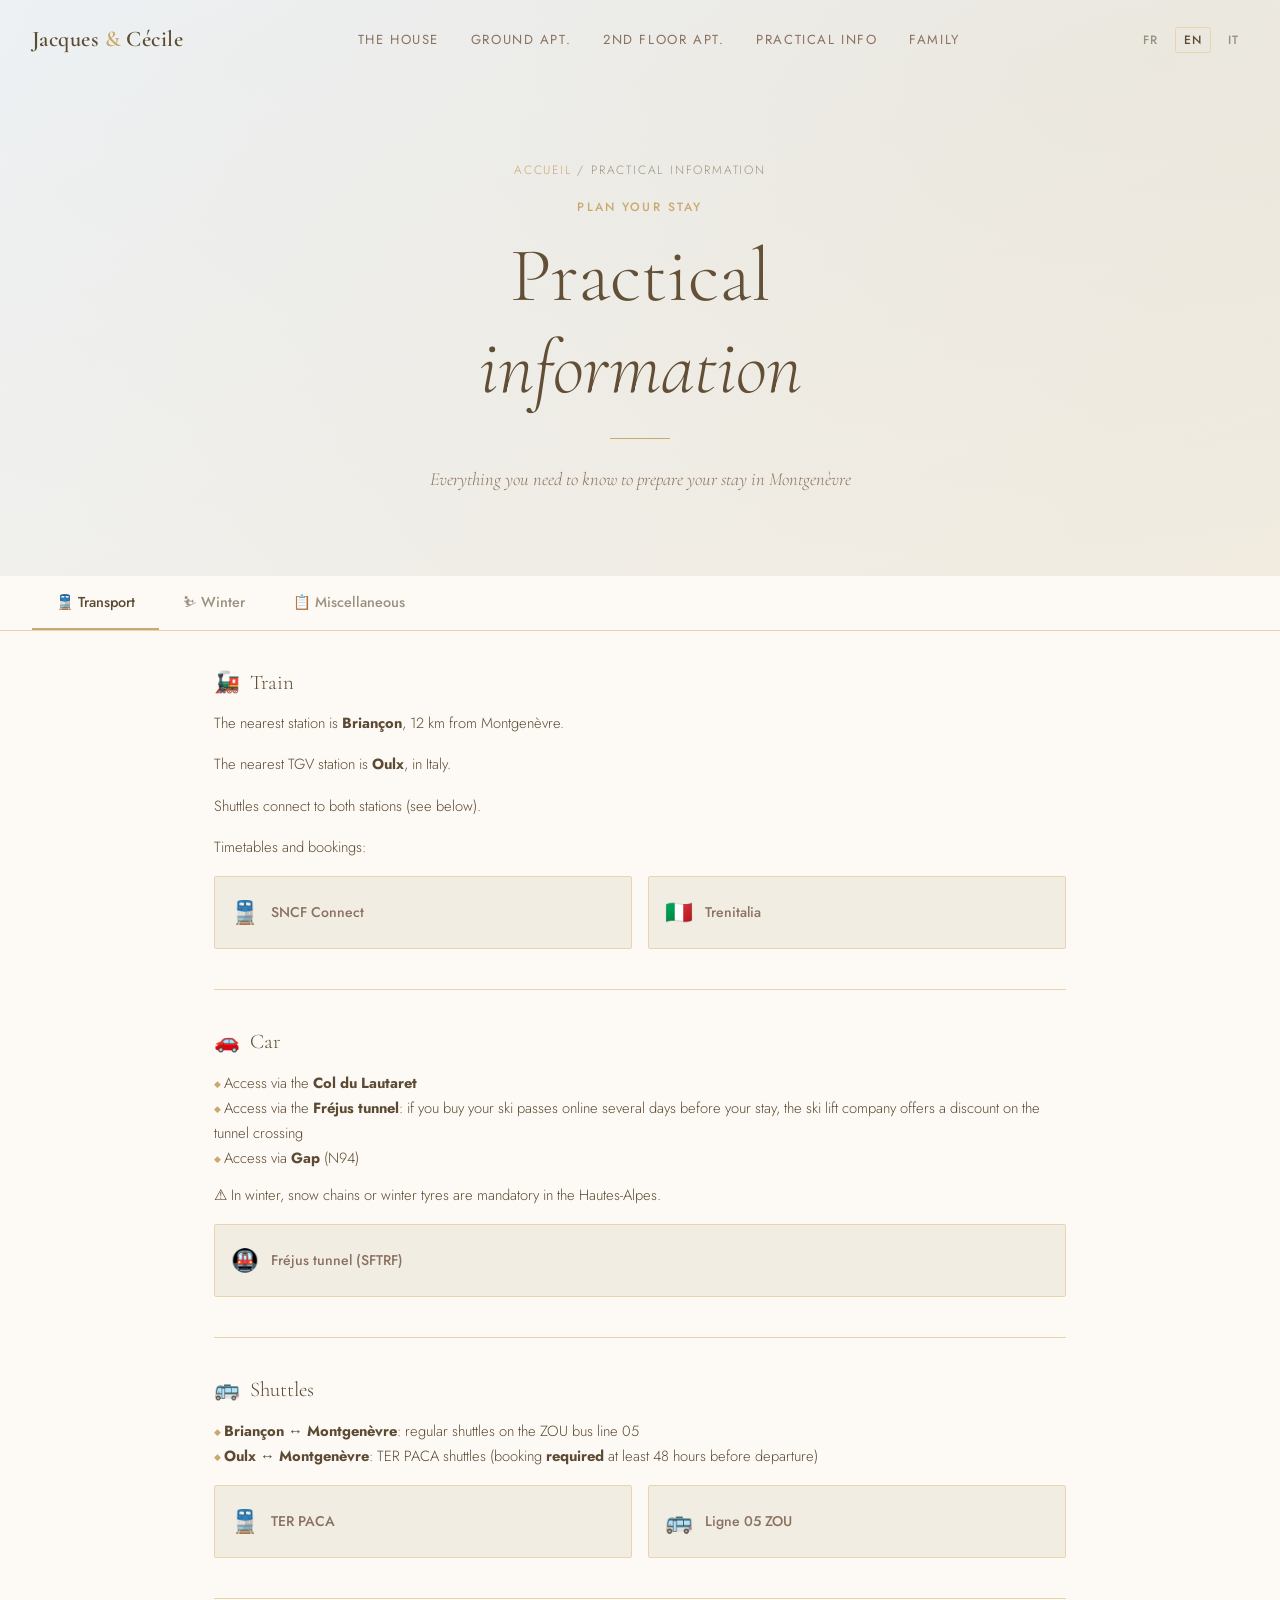
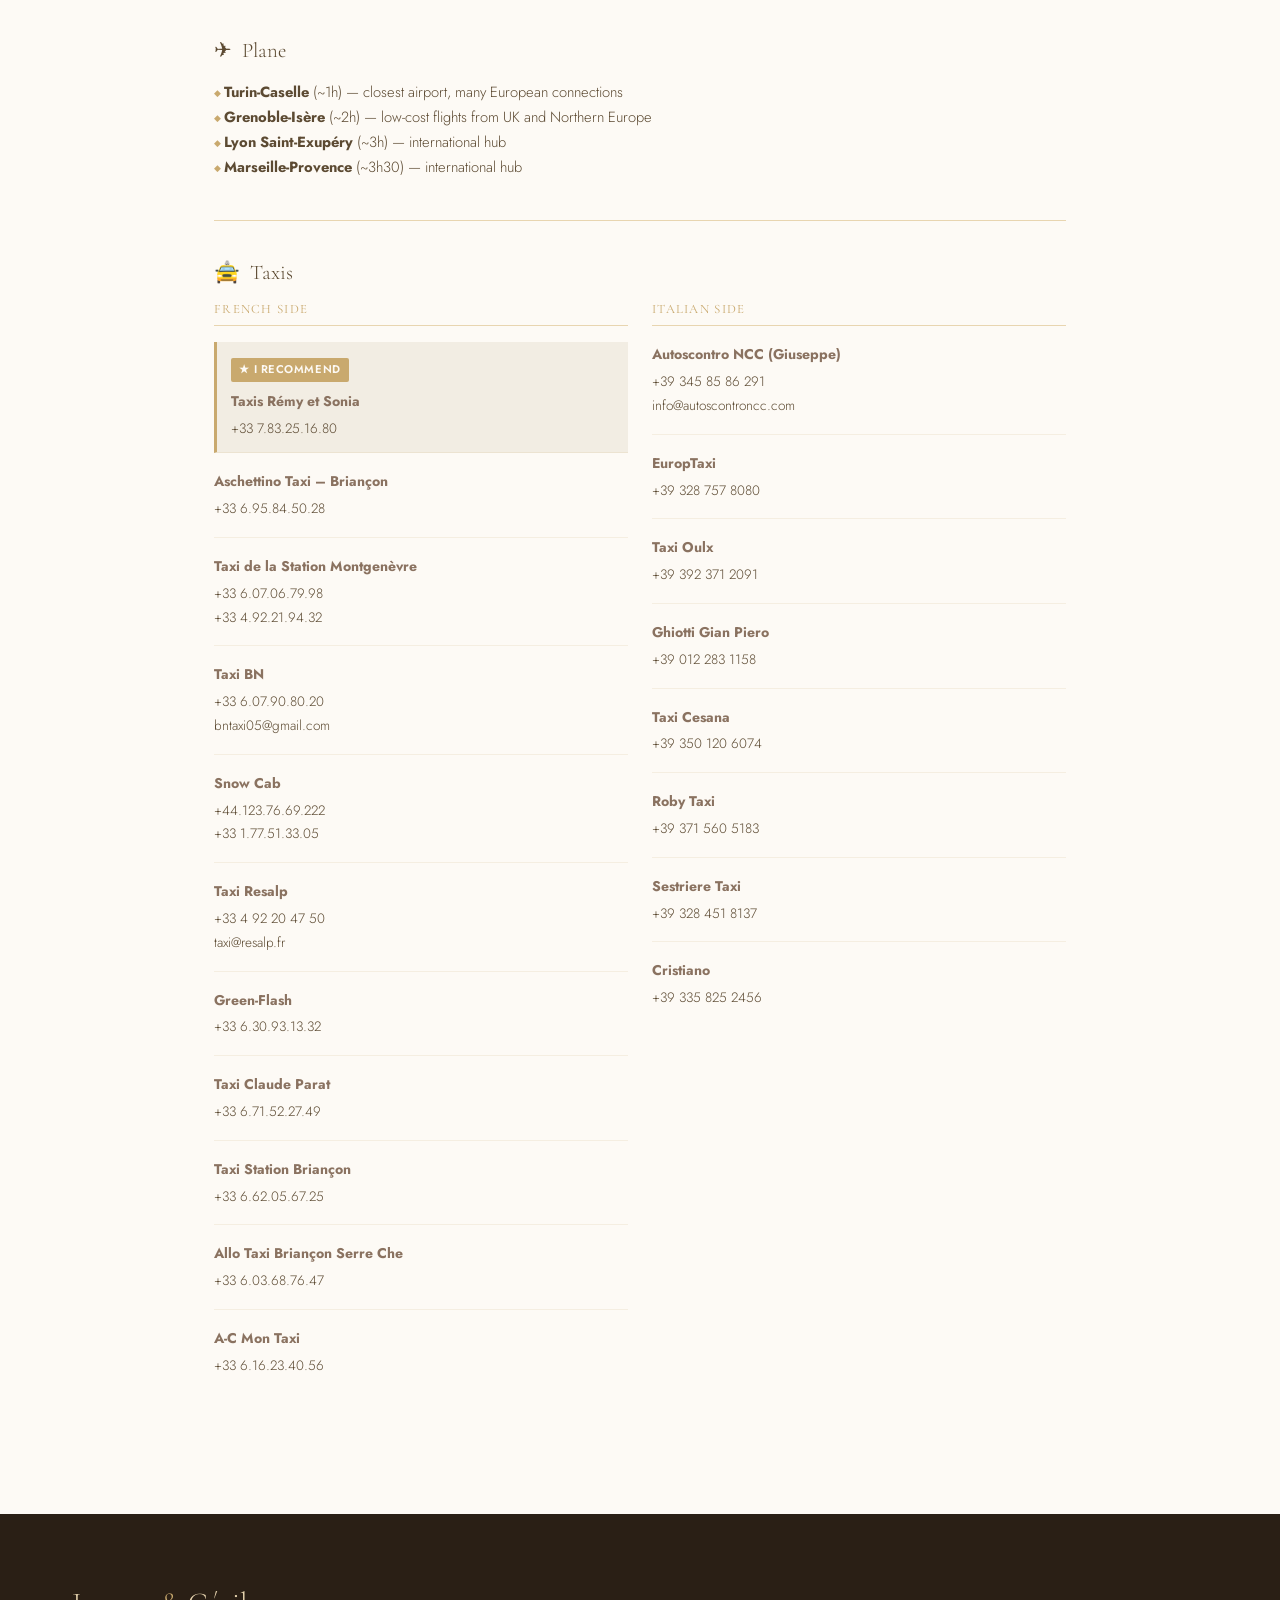
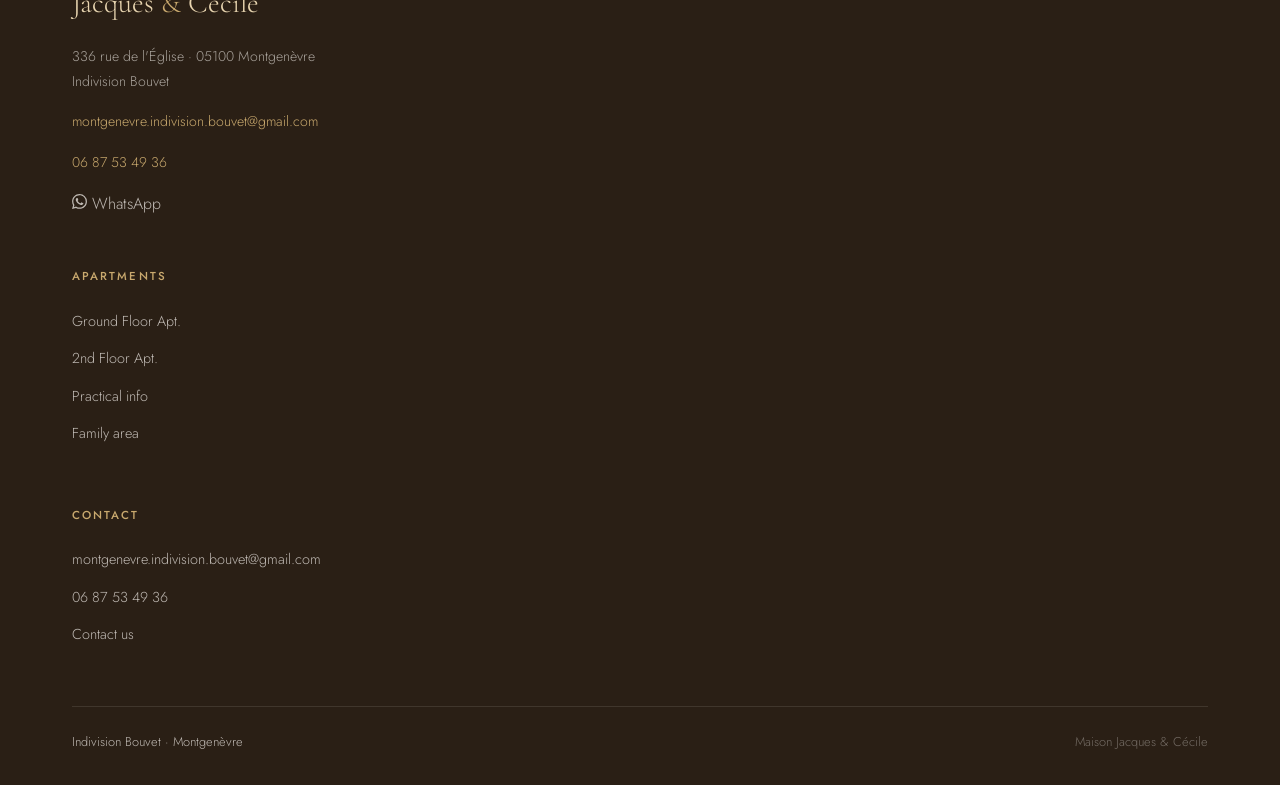
<file: pages/infos.html>
<!DOCTYPE html>
<html lang="fr">
<head>
  <meta charset="UTF-8">
  <meta name="viewport" content="width=device-width, initial-scale=1.0">
  <title>Infos pratiques – Maison Jacques & Cécile · Montgenèvre</title>
  <meta name="description" content="Informations pratiques pour votre séjour à Montgenèvre : transports, ski, randonnées, activités été.">
  <link rel="stylesheet" href="../css/style.css">
  <link rel="stylesheet" href="../css/apartment.css">
  <link rel="preconnect" href="https://fonts.googleapis.com">
  <link href="https://fonts.googleapis.com/css2?family=Cormorant+Garamond:ital,wght@0,400;0,600;1,400&family=Jost:wght@300;400;500&display=swap" rel="stylesheet">
  <!-- Google tag (gtag.js) -->
  <script async src="https://www.googletagmanager.com/gtag/js?id=G-2272FHHMMW"></script>
  <script>
    window.dataLayer = window.dataLayer || [];
    function gtag(){dataLayer.push(arguments);}
    gtag('js', new Date());
    gtag('config', 'G-2272FHHMMW');
  </script>
  <style>
    /* ── INFOS PAGE ── */
    /* Tabs */
    .infos-tabs-bar {
      background: var(--blanc);
      border-bottom: 1px solid var(--or-clair);
      display: flex;
      gap: 0;
      padding: 0 2rem;
      overflow-x: auto;
      position: sticky;
      top: 0;
      z-index: 10;
    }
    .infos-tab-btn {
      padding: 1rem 1.5rem;
      border: none;
      background: none;
      font-family: 'Jost', sans-serif;
      font-size: 0.9rem;
      font-weight: 500;
      color: var(--gris);
      cursor: pointer;
      border-bottom: 2px solid transparent;
      white-space: nowrap;
      transition: color 0.2s, border-color 0.2s;
    }
    .infos-tab-btn:hover { color: var(--brun); }
    .infos-tab-btn.active { color: var(--brun); border-bottom-color: var(--or); }

    /* Content */
    .infos-content { max-width: 900px; margin: 0 auto; padding: 2.5rem 1.5rem 4rem; }
    .infos-panel   { display: none; }
    .infos-panel.active { display: block; }

    /* Info sections */
    .info-section {
      margin-bottom: 2.5rem;
      padding-bottom: 2.5rem;
      border-bottom: 1px solid var(--or-clair);
    }
    .info-section:last-child { border-bottom: none; margin-bottom: 0; }
    .info-section h3 {
      font-size: 1.3rem;
      color: var(--brun);
      margin-bottom: 1rem;
      display: flex;
      align-items: center;
      gap: 0.6rem;
    }
    .info-section p, .info-section li {
      font-size: 0.92rem;
      color: var(--texte-doux);
      line-height: 1.7;
    }
    .info-section ul { list-style: none; padding: 0; }
    .info-section ul li::before { content: "◆ "; color: var(--or); font-size: 0.55rem; vertical-align: middle; }
    .info-section li a {
      color: var(--brun);
      font-weight: 500;
      text-decoration: underline;
      text-decoration-color: var(--or);
      text-underline-offset: 3px;
    }
    .info-section li a:hover { color: var(--or); }

    /* Taxi grid */
    .taxi-grid {
      display: grid;
      grid-template-columns: 1fr 1fr;
      gap: 1.5rem;
      margin-top: 1rem;
    }
    .taxi-col h4 {
      font-size: 0.8rem;
      text-transform: uppercase;
      letter-spacing: 0.1em;
      color: var(--or);
      margin-bottom: 1rem;
      padding-bottom: 0.5rem;
      border-bottom: 1px solid var(--or-clair);
    }
    .taxi-card {
      margin-bottom: 1rem;
      padding-bottom: 1rem;
      border-bottom: 1px solid rgba(201,169,110,0.15);
    }
    .taxi-card:last-child { border-bottom: none; }
    .taxi-card strong { display: block; color: var(--brun-clair); font-size: 0.88rem; margin-bottom: 0.2rem; }
    .taxi-card a { color: var(--brun); font-size: 0.85rem; text-decoration: none; display: block; }
    .taxi-card a:hover { color: var(--or); }
    .taxi-card--reco {
      background: var(--creme);
      border-left: 3px solid var(--or);
      padding: 0.75rem 0.9rem;
    }
    .taxi-badge {
      display: inline-block;
      background: var(--or);
      color: var(--blanc);
      font-size: 0.7rem;
      font-weight: 600;
      letter-spacing: 0.05em;
      text-transform: uppercase;
      padding: 0.15rem 0.5rem;
      border-radius: var(--radius);
      margin-bottom: 0.4rem;
    }

    /* Link cards */
    .link-cards {
      display: grid;
      grid-template-columns: repeat(auto-fit, minmax(200px, 1fr));
      gap: 1rem;
      margin-top: 1rem;
    }
    .link-card {
      display: flex;
      align-items: center;
      gap: 0.75rem;
      padding: 1rem;
      background: var(--creme);
      border: 1px solid var(--or-clair);
      border-radius: var(--radius);
      text-decoration: none;
      color: var(--brun-clair);
      font-size: 0.88rem;
      font-weight: 500;
      transition: border-color 0.2s, transform 0.15s;
    }
    .link-card:hover { border-color: var(--or); transform: translateY(-2px); color: var(--brun); }
    .link-card span:first-child { font-size: 1.4rem; }
    .link-card--reco {
      position: relative;
      border: 1px solid var(--or);
      border-left: 3px solid var(--or);
    }
    .link-card--reco .taxi-badge {
      position: absolute;
      top: -0.6rem;
      right: 0.75rem;
      margin-bottom: 0;
    }
    .link-card--reco .taxi-badge span { font-size: inherit; }

    @media (max-width: 600px) {
      .taxi-grid { grid-template-columns: 1fr; }
      .infos-tabs-bar { padding: 0 0.5rem; }
      .infos-tab-btn { padding: 0.9rem 1rem; font-size: 0.82rem; }
    }
  </style>
</head>
<body>
<nav class="nav"></nav>

<!-- PAGE HERO -->
<section class="page-hero">
  <div class="container--narrow">
    <p class="page-hero__breadcrumb"><a href="../index.html">Accueil</a> / <span data-lang="fr">Infos pratiques</span><span data-lang="en" style="display:none">Practical information</span><span data-lang="it" style="display:none">Informazioni pratiche</span></p>
    <span class="section__tag" data-lang="fr">Préparer son séjour</span>
    <span class="section__tag" data-lang="en" style="display:none">Plan your stay</span>
    <span class="section__tag" data-lang="it" style="display:none">Preparare il soggiorno</span>
    <h1 data-lang="fr">Infos<br><em>pratiques</em></h1>
    <h1 data-lang="en" style="display:none">Practical<br><em>information</em></h1>
    <h1 data-lang="it" style="display:none">Informazioni<br><em>pratiche</em></h1>
    <div class="divider" style="margin:1.5rem auto;"></div>
    <p class="hero-desc" data-lang="fr">Tout ce qu'il faut savoir pour préparer votre séjour à Montgenèvre</p>
    <p class="hero-desc" data-lang="en" style="display:none">Everything you need to know to prepare your stay in Montgenèvre</p>
    <p class="hero-desc" data-lang="it" style="display:none">Tutto quello che c'è da sapere per preparare il vostro soggiorno a Montgenèvre</p>
  </div>
</section>

<!-- TABS -->
<nav class="infos-tabs-bar">
  <button class="infos-tab-btn active" data-panel="transports">
    <span data-lang="fr">🚆 Transports</span>
    <span data-lang="en" style="display:none">🚆 Transport</span>
    <span data-lang="it" style="display:none">🚆 Trasporti</span>
  </button>
  <button class="infos-tab-btn" data-panel="hiver">
    <span data-lang="fr">⛷ Hiver</span>
    <span data-lang="en" style="display:none">⛷ Winter</span>
    <span data-lang="it" style="display:none">⛷ Inverno</span>
  </button>
  <button class="infos-tab-btn" data-panel="ete" hidden>
    <span data-lang="fr">☀ Été</span>
    <span data-lang="en" style="display:none">☀ Summer</span>
    <span data-lang="it" style="display:none">☀ Estate</span>
  </button>
  <button class="infos-tab-btn" data-panel="divers">
    <span data-lang="fr">📋 Divers</span>
    <span data-lang="en" style="display:none">📋 Miscellaneous</span>
    <span data-lang="it" style="display:none">📋 Varie</span>
  </button>
</nav>

<div class="infos-content">

  <!-- ══ TRANSPORTS ══ -->
  <div class="infos-panel active" id="panel-transports">

    <div class="info-section">
      <h3>🚂 <span data-lang="fr">Train</span><span data-lang="en" style="display:none">Train</span><span data-lang="it" style="display:none">Treno</span></h3>
      <div data-lang="fr">
        <p>La gare la plus proche est <strong>Briançon</strong>, à 12 km de Montgenèvre.</p>
        <p>La gare TGV la plus proche est <strong>Oulx</strong> en Italie.</p>
        <p>Des navettes permettent de rejoindre ces 2 gares (voir ci-dessous).</p>
        <p style="margin-top:0.75rem;">Horaires et réservations :</p>
      </div>
      <div data-lang="en" style="display:none">
        <p>The nearest station is <strong>Briançon</strong>, 12 km from Montgenèvre.</p>
        <p>The nearest TGV station is <strong>Oulx</strong>, in Italy.</p>
        <p>Shuttles connect to both stations (see below).</p>
        <p style="margin-top:0.75rem;">Timetables and bookings:</p>
      </div>
      <div data-lang="it" style="display:none">
        <p>La stazione più vicina è <strong>Briançon</strong>, a 12 km da Montgenèvre.</p>
        <p>La stazione TGV più vicina è <strong>Oulx</strong>, in Italia.</p>
        <p>Delle navette collegano entrambe le stazioni (vedi sotto).</p>
        <p style="margin-top:0.75rem;">Orari e prenotazioni:</p>
      </div>
      <div class="link-cards">
        <a class="link-card" href="https://www.sncf-connect.com" target="_blank" rel="noopener">
          <span>🚆</span><span>SNCF Connect</span>
        </a>
        <a class="link-card" href="https://www.trenitalia.com" target="_blank" rel="noopener">
          <span>🇮🇹</span><span>Trenitalia</span>
        </a>
      </div>
    </div>

    <div class="info-section">
      <h3>🚗 <span data-lang="fr">Voiture</span><span data-lang="en" style="display:none">Car</span><span data-lang="it" style="display:none">Auto</span></h3>
      <div data-lang="fr">
        <ul>
          <li>Accès par le <strong>col du Lautaret</strong></li>
          <li>Accès par le <strong>tunnel du Fréjus</strong> : en achetant les forfaits de ski en ligne plusieurs jours avant le séjour, les remontées mécaniques proposent une offre économique pour le passage du tunnel</li>
          <li>Accès par <strong>Gap</strong> (N94)</li>
        </ul>
        <p style="margin-top:0.75rem;">⚠ En hiver, prévoir des chaînes ou pneus neige obligatoires dans les Hautes-Alpes.</p>
      </div>
      <div data-lang="en" style="display:none">
        <ul>
          <li>Access via the <strong>Col du Lautaret</strong></li>
          <li>Access via the <strong>Fréjus tunnel</strong>: if you buy your ski passes online several days before your stay, the ski lift company offers a discount on the tunnel crossing</li>
          <li>Access via <strong>Gap</strong> (N94)</li>
        </ul>
        <p style="margin-top:0.75rem;">⚠ In winter, snow chains or winter tyres are mandatory in the Hautes-Alpes.</p>
      </div>
      <div data-lang="it" style="display:none">
        <ul>
          <li>Accesso dal <strong>colle del Lautaret</strong></li>
          <li>Accesso dal <strong>traforo del Fréjus</strong>: acquistando gli skipass online alcuni giorni prima del soggiorno, gli impianti di risalita offrono una tariffa scontata per il passaggio del traforo</li>
          <li>Accesso da <strong>Gap</strong> (N94)</li>
        </ul>
        <p style="margin-top:0.75rem;">⚠ In inverno, catene o pneumatici invernali obbligatori nelle Hautes-Alpes.</p>
      </div>
      <div class="link-cards">
        <a class="link-card" href="https://www.sftrf.fr/" target="_blank" rel="noopener">
          <span>🚇</span><span data-lang="fr">Tunnel du Fréjus (SFTRF)</span><span data-lang="en" style="display:none">Fréjus tunnel (SFTRF)</span><span data-lang="it" style="display:none">Traforo del Fréjus (SFTRF)</span>
        </a>
      </div>
    </div>

    <div class="info-section">
      <h3>🚌 <span data-lang="fr">Navettes</span><span data-lang="en" style="display:none">Shuttles</span><span data-lang="it" style="display:none">Navette</span></h3>
      <div data-lang="fr">
        <ul>
          <li><strong>Briançon ↔ Montgenèvre</strong> : navettes régulières de la ligne de bus 05 ZOU</li>
          <li><strong>Oulx ↔ Montgenèvre</strong> : navettes TER PACA (réservation <strong>obligatoire</strong> au plus tard 48h avant le départ)</li>
        </ul>
      </div>
      <div data-lang="en" style="display:none">
        <ul>
          <li><strong>Briançon ↔ Montgenèvre</strong>: regular shuttles on the ZOU bus line 05</li>
          <li><strong>Oulx ↔ Montgenèvre</strong>: TER PACA shuttles (booking <strong>required</strong> at least 48 hours before departure)</li>
        </ul>
      </div>
      <div data-lang="it" style="display:none">
        <ul>
          <li><strong>Briançon ↔ Montgenèvre</strong>: navette regolari della linea di autobus 05 ZOU</li>
          <li><strong>Oulx ↔ Montgenèvre</strong>: navette TER PACA (prenotazione <strong>obbligatoria</strong> almeno 48 ore prima della partenza)</li>
        </ul>
      </div>
      <div class="link-cards">
        <a class="link-card" href="https://www.ter.sncf.com/sud-provence-alpes-cote-d-azur" target="_blank" rel="noopener">
          <span>🚆</span><span>TER PACA</span>
        </a>
        <a class="link-card" href="https://www.autocars-resalp.com/lignes-horaires/briancon-montgenevre" target="_blank" rel="noopener">
          <span>🚌</span><span>Ligne 05 ZOU</span>
        </a>
      </div>
    </div>

    <div class="info-section">
      <h3>✈ <span data-lang="fr">Avion</span><span data-lang="en" style="display:none">Plane</span><span data-lang="it" style="display:none">Aereo</span></h3>
      <div data-lang="fr">
        <ul>
          <li><strong>Turin-Caselle</strong> (~1h) — aéroport le plus proche, nombreuses liaisons européennes</li>
          <li><strong>Grenoble-Isère</strong> (~2h) — vols low-cost depuis le Royaume-Uni et l'Europe du Nord</li>
          <li><strong>Lyon Saint-Exupéry</strong> (~3h) — hub international</li>
          <li><strong>Marseille-Provence</strong> (~3h30) — hub international</li>
        </ul>
      </div>
      <div data-lang="en" style="display:none">
        <ul>
          <li><strong>Turin-Caselle</strong> (~1h) — closest airport, many European connections</li>
          <li><strong>Grenoble-Isère</strong> (~2h) — low-cost flights from UK and Northern Europe</li>
          <li><strong>Lyon Saint-Exupéry</strong> (~3h) — international hub</li>
          <li><strong>Marseille-Provence</strong> (~3h30) — international hub</li>
        </ul>
      </div>
      <div data-lang="it" style="display:none">
        <ul>
          <li><strong>Torino-Caselle</strong> (~1h) — aeroporto più vicino, numerosi collegamenti europei</li>
          <li><strong>Grenoble-Isère</strong> (~2h) — voli low-cost da UK e Nord Europa</li>
          <li><strong>Lione Saint-Exupéry</strong> (~3h) — hub internazionale</li>
          <li><strong>Marsiglia-Provence</strong> (~3h30) — hub internazionale</li>
        </ul>
      </div>
    </div>

    <div class="info-section">
      <h3>🚖 <span data-lang="fr">Taxis</span><span data-lang="en" style="display:none">Taxis</span><span data-lang="it" style="display:none">Taxi</span></h3>
      <div class="taxi-grid">
        <div class="taxi-col">
          <h4 data-lang="fr">Côté français</h4>
          <h4 data-lang="en" style="display:none">French side</h4>
          <h4 data-lang="it" style="display:none">Lato francese</h4>

          <div class="taxi-card taxi-card--reco"><span class="taxi-badge">★ <span data-lang="fr">Je recommande</span><span data-lang="en" style="display:none">I recommend</span><span data-lang="it" style="display:none">Lo consiglio</span></span><strong>Taxis Rémy et Sonia</strong><a href="tel:+33783251680">+33 7.83.25.16.80</a></div>
          <div class="taxi-card"><strong>Aschettino Taxi – Briançon</strong><a href="tel:+33695845028">+33 6.95.84.50.28</a></div>
          <div class="taxi-card"><strong>Taxi de la Station Montgenèvre</strong><a href="tel:+33607067998">+33 6.07.06.79.98</a><a href="tel:+33492219432">+33 4.92.21.94.32</a></div>
          <div class="taxi-card"><strong>Taxi BN</strong><a href="tel:+33607908020">+33 6.07.90.80.20</a><a href="mailto:bntaxi05@gmail.com">bntaxi05@gmail.com</a></div>
          <div class="taxi-card"><strong>Snow Cab</strong><a href="tel:+441237669222">+44.123.76.69.222</a><a href="tel:+33177513305">+33 1.77.51.33.05</a></div>
          <div class="taxi-card"><strong>Taxi Resalp</strong><a href="tel:+33492204750">+33 4 92 20 47 50</a><a href="mailto:taxi@resalp.fr">taxi@resalp.fr</a></div>
          <div class="taxi-card"><strong>Green-Flash</strong><a href="tel:+33630931332">+33 6.30.93.13.32</a></div>
          <div class="taxi-card"><strong>Taxi Claude Parat</strong><a href="tel:+33671522749">+33 6.71.52.27.49</a></div>
          <div class="taxi-card"><strong>Taxi Station Briançon</strong><a href="tel:+33662056725">+33 6.62.05.67.25</a></div>
          <div class="taxi-card"><strong>Allo Taxi Briançon Serre Che</strong><a href="tel:+33603687647">+33 6.03.68.76.47</a></div>
          <div class="taxi-card"><strong>A-C Mon Taxi</strong><a href="tel:+33616234056">+33 6.16.23.40.56</a></div>
        </div>
        <div class="taxi-col">
          <h4 data-lang="fr">Côté italien</h4>
          <h4 data-lang="en" style="display:none">Italian side</h4>
          <h4 data-lang="it" style="display:none">Lato italiano</h4>

          <div class="taxi-card"><strong>Autoscontro NCC (Giuseppe)</strong><a href="tel:+393458586291">+39 345 85 86 291</a><a href="mailto:info@autoscontroncc.com">info@autoscontroncc.com</a></div>
          <div class="taxi-card"><strong>EuropTaxi</strong><a href="tel:+393287578080">+39 328 757 8080</a></div>
          <div class="taxi-card"><strong>Taxi Oulx</strong><a href="tel:+393923712091">+39 392 371 2091</a></div>
          <div class="taxi-card"><strong>Ghiotti Gian Piero</strong><a href="tel:+390122831158">+39 012 283 1158</a></div>
          <div class="taxi-card"><strong>Taxi Cesana</strong><a href="tel:+393501206074">+39 350 120 6074</a></div>
          <div class="taxi-card"><strong>Roby Taxi</strong><a href="tel:+393715605183">+39 371 560 5183</a></div>
          <div class="taxi-card"><strong>Sestriere Taxi</strong><a href="tel:+393284518137">+39 328 451 8137</a></div>
          <div class="taxi-card"><strong>Cristiano</strong><a href="tel:+393358252456">+39 335 825 2456</a></div>
        </div>
      </div>
    </div>

  </div><!-- /transports -->


  <!-- ══ HIVER ══ -->
  <div class="infos-panel" id="panel-hiver">

    <div class="info-section">
      <h3>🎿 <span data-lang="fr">Domaine skiable</span><span data-lang="en" style="display:none">Ski area</span><span data-lang="it" style="display:none">Comprensorio sciistico</span></h3>
      <div data-lang="fr">
        <p>Montgenèvre fait partie du domaine de la <strong>Voie Lactée</strong>, l'un des plus grands domaines skiables d'Europe, partagé entre France et Italie.</p>
        <ul>
          <li>400 km de pistes · 1 800 à 2 823 m d'altitude</li>
          <li>5 stations reliées : Montgenèvre, Clavière, Cesana, Sansicario, Sestrière</li>
          <li>Site officiel des <strong>Jeux Olympiques d'Hiver 2030</strong></li>
        </ul>
      </div>
      <div data-lang="en" style="display:none">
        <p>Montgenèvre is part of the <strong>Milky Way</strong> ski area, one of Europe's largest, shared between France and Italy.</p>
        <ul>
          <li>400 km of slopes · 1,800 to 2,823 m altitude</li>
          <li>5 linked resorts: Montgenèvre, Clavière, Cesana, Sansicario, Sestrière</li>
          <li>Official venue for the <strong>2030 Winter Olympics</strong></li>
        </ul>
      </div>
      <div data-lang="it" style="display:none">
        <p>Montgenèvre fa parte del comprensorio della <strong>Via Lattea</strong>, uno dei più grandi d'Europa, condiviso tra Francia e Italia.</p>
        <ul>
          <li>400 km di piste · da 1.800 a 2.823 m di altitudine</li>
          <li>5 stazioni collegate: Montgenèvre, Clavière, Cesana, Sansicario, Sestrière</li>
          <li>Sede ufficiale dei <strong>Giochi Olimpici Invernali 2030</strong></li>
        </ul>
      </div>
      <div class="link-cards">
        <a class="link-card" href="https://montgenevre.com/wp-content/uploads/2025/12/Skimap-2025-2026-DEF_compressed.pdf" target="_blank" rel="noopener">
          <span>🗺</span><span data-lang="fr">Plan des pistes</span><span data-lang="en" style="display:none">Ski map</span><span data-lang="it" style="display:none">Mappa piste</span>
        </a>
        <a class="link-card" href="https://www.serre-chevalier.com/" target="_blank" rel="noopener">
          <span>🎿</span><span>Serre Chevalier</span>
        </a>
        <a class="link-card" href="https://la-grave.com/" target="_blank" rel="noopener">
          <span>🏔</span><span>La Grave</span>
        </a>
      </div>
    </div>

    <div class="info-section">
      <h3>🎫 <span data-lang="fr">Forfaits</span><span data-lang="en" style="display:none">Ski passes</span><span data-lang="it" style="display:none">Skipass</span></h3>
      <div data-lang="fr">
        <ul>
          <li>Forfait Montgenèvre (domaine local) et forfait Voie Lactée (400 km)</li>
          <li>Tarifs réduits pour les enfants, seniors et familles</li>
          <li>Achat en ligne recommandé (réduction)</li>
        </ul>
      </div>
      <div data-lang="en" style="display:none">
        <ul>
          <li>Montgenèvre pass (local area) and Milky Way pass (400 km)</li>
          <li>Reduced rates for children, seniors and families</li>
          <li>Online purchase recommended (discount)</li>
        </ul>
      </div>
      <div data-lang="it" style="display:none">
        <ul>
          <li>Skipass Montgenèvre (area locale) e Via Lattea (400 km)</li>
          <li>Tariffe ridotte per bambini, anziani e famiglie</li>
          <li>Acquisto online consigliato (sconto)</li>
        </ul>
      </div>
      <div class="link-cards">
        <a class="link-card" href="https://skipass.montgenevre.com/fr/" target="_blank" rel="noopener">
          <span>🎫</span><span data-lang="fr">Acheter en ligne</span><span data-lang="en" style="display:none">Buy online</span><span data-lang="it" style="display:none">Acquista online</span>
        </a>
      </div>
    </div>

    <div class="info-section">
      <h3>🏫 <span data-lang="fr">Écoles de ski</span><span data-lang="en" style="display:none">Ski schools</span><span data-lang="it" style="display:none">Scuole di sci</span></h3>
      <div class="link-cards">
        <a class="link-card link-card--reco" href="https://www.ecoledeski.fr/montgenevre" target="_blank" rel="noopener">
          <span>🏂</span><span data-lang="fr">ESI – École Internationale</span><span data-lang="en" style="display:none">ESI – International School</span><span data-lang="it" style="display:none">ESI – Scuola Internazionale</span>
          <span class="taxi-badge">★ <span data-lang="fr">Je recommande</span><span data-lang="en" style="display:none">I recommend</span><span data-lang="it" style="display:none">Lo consiglio</span></span>
        </a>
        <a class="link-card" href="https://www.esf-montgenevre.com/" target="_blank" rel="noopener">
          <span>🎿</span><span data-lang="fr">ESF Montgenèvre</span><span data-lang="en" style="display:none">ESF (French Ski School)</span><span data-lang="it" style="display:none">ESF Montgenèvre</span>
        </a>
      </div>
    </div>

    <div class="info-section">
      <h3>🎿 <span data-lang="fr">Location de matériel</span><span data-lang="en" style="display:none">Equipment rental</span><span data-lang="it" style="display:none">Noleggio attrezzatura</span></h3>
      <div data-lang="fr">
        <p>Plusieurs magasins de location au village, à 150 m de la maison. Réservation en ligne recommandée en haute saison.</p>
        <ul>
          <li>Skis, snowboards, chaussures, casques, vêtements</li>
          <li>Matériel enfant disponible</li>
        </ul>
      </div>
      <div data-lang="en" style="display:none">
        <p>Several rental shops in the village, 150 m from the house. Online booking recommended in peak season.</p>
        <ul><li>Skis, snowboards, boots, helmets, clothing</li><li>Children's equipment available</li></ul>
      </div>
      <div data-lang="it" style="display:none">
        <p>Diversi negozi di noleggio nel villaggio, a 150 m dalla casa. Prenotazione online consigliata in alta stagione.</p>
        <ul><li>Sci, snowboard, scarponi, caschi, abbigliamento</li><li>Attrezzatura per bambini disponibile</li></ul>
      </div>
      <div class="link-cards">
        <a class="link-card" href="https://montgenevre.com/hiver/commerces-services/magasins-de-sport" target="_blank" rel="noopener">
          <span>🎿</span><span data-lang="fr">Location sur le site officiel</span><span data-lang="en" style="display:none">Rental on official site</span><span data-lang="it" style="display:none">Noleggio sul sito ufficiale</span>
        </a>
      </div>
    </div>

    <div class="info-section">
      <h3>🏔 <span data-lang="fr">Ski de randonnée</span><span data-lang="en" style="display:none">Ski touring</span><span data-lang="it" style="display:none">Scialpinismo</span></h3>
      <div data-lang="fr">
        <p>Le massif autour de Montgenèvre offre de nombreuses possibilités de ski de randonnée, de tous niveaux. Guides disponibles localement.</p>
        <ul>
          <li>Col de Montgenèvre et ses environs</li>
          <li>Massif des Écrins accessible depuis Briançon</li>
          <li>Encadrement par des guides de haute montagne conseillé</li>
        </ul>
      </div>
      <div data-lang="en" style="display:none">
        <p>The massif around Montgenèvre offers many ski touring opportunities for all levels. Local guides available.</p>
      </div>
      <div data-lang="it" style="display:none">
        <p>Il massiccio intorno a Montgenèvre offre numerose possibilità di scialpinismo per tutti i livelli.</p>
      </div>
    </div>

    <div class="info-section">
      <h3>❄ <span data-lang="fr">Divers hiver</span><span data-lang="en" style="display:none">Winter miscellaneous</span><span data-lang="it" style="display:none">Varie inverno</span></h3>
      <div data-lang="fr">
        <ul>
          <li>Patinoire, luge, raquettes à neige, ski joëring</li>
          <li>Piscine couverte et espace bien-être</li>
          <li>Garderie enfants (dès 18 mois) — 150 m de la maison</li>
        </ul>
      </div>
      <div data-lang="en" style="display:none">
        <ul>
          <li>Ice rink, sledging, snowshoeing, ski joëring</li>
          <li>Indoor pool and wellness area</li>
          <li>Children's nursery (from 18 months) — 150 m from the house</li>
        </ul>
      </div>
      <div data-lang="it" style="display:none">
        <ul>
          <li>Pista di pattinaggio, slittino, ciaspolate, ski joëring</li>
          <li>Piscina coperta e centro benessere</li>
          <li>Asilo nido (da 18 mesi) — 150 m dalla casa</li>
        </ul>
      </div>
      <div class="link-cards">
        <a class="link-card" href="https://montgenevre.com/hiver/toutes-les-activites-hiver/" target="_blank" rel="noopener">
          <span>❄</span><span data-lang="fr">Toutes les activités hiver</span><span data-lang="en" style="display:none">All winter activities</span><span data-lang="it" style="display:none">Tutte le attività invernali</span>
        </a>
      </div>
    </div>

  </div><!-- /hiver -->


  <!-- ══ ÉTÉ ══ -->
  <div class="infos-panel" id="panel-ete">

    <div class="info-section">
      <h3>🥾 <span data-lang="fr">Randonnées</span><span data-lang="en" style="display:none">Hiking</span><span data-lang="it" style="display:none">Escursioni</span></h3>
      <div data-lang="fr">
        <p>Le secteur offre des randonnées pour tous les niveaux, de la promenade familiale aux sommets alpins.</p>
        <ul>
          <li><strong>Montgenèvre</strong> — sentiers balisés depuis le village</li>
          <li><strong>Vallée de la Clarée</strong> — l'une des plus belles vallées des Alpes, non motorisée</li>
          <li><strong>Parc National des Écrins</strong> — faune alpine, lacs de montagne, glaciers</li>
        </ul>
      </div>
      <div data-lang="en" style="display:none">
        <p>The area offers hiking for all levels, from family walks to Alpine summits.</p>
      </div>
      <div data-lang="it" style="display:none">
        <p>La zona offre escursioni per tutti i livelli, dalle passeggiate familiari alle vette alpine.</p>
      </div>
      <div class="link-cards">
        <a class="link-card" href="https://montgenevre.com/ete/toutes-les-activites-ete" target="_blank" rel="noopener">
          <span>🥾</span><span>Montgenèvre</span>
        </a>
        <a class="link-card" href="https://www.hautesvallees.com/la-claree/que-faire/en-ete/balades-et-randonnees-en-claree/itineraires-de-randonnees/" target="_blank" rel="noopener">
          <span>🏔</span><span data-lang="fr">Vallée de la Clarée</span><span data-lang="en" style="display:none">Clarée Valley</span><span data-lang="it" style="display:none">Valle della Clarée</span>
        </a>
        <a class="link-card" href="https://destination.ecrins-parcnational.fr/search?practices=4" target="_blank" rel="noopener">
          <span>🌿</span><span data-lang="fr">Parc des Écrins</span><span data-lang="en" style="display:none">Écrins National Park</span><span data-lang="it" style="display:none">Parco degli Écrins</span>
        </a>
      </div>
    </div>

    <div class="info-section">
      <h3>🏃 <span>Trail</span></h3>
      <div data-lang="fr">
        <p>Montgenèvre accueille chaque été des épreuves de trail running sur les sentiers du massif. Des parcours balisés pour tous les niveaux permettent de découvrir le territoire autrement.</p>
      </div>
      <div data-lang="en" style="display:none">
        <p>Montgenèvre hosts trail running events every summer. Marked routes for all levels.</p>
      </div>
      <div data-lang="it" style="display:none">
        <p>Montgenèvre ospita ogni estate gare di trail running. Percorsi segnalati per tutti i livelli.</p>
      </div>
      <div class="link-cards">
        <a class="link-card" href="https://montgenevre.com/ete/toutes-les-activites-ete" target="_blank" rel="noopener">
          <span>🏃</span><span data-lang="fr">Activités trail</span><span data-lang="en" style="display:none">Trail activities</span><span data-lang="it" style="display:none">Attività trail</span>
        </a>
      </div>
    </div>

    <div class="info-section">
      <h3>⛳ <span>Golf</span></h3>
      <div data-lang="fr">
        <p>Le golf de Montgenèvre est l'un des plus hauts d'Europe, avec un panorama exceptionnel sur les sommets franco-italiens.</p>
        <ul>
          <li>9 trous · altitude 1 860 m</li>
          <li>Location de matériel sur place</li>
        </ul>
      </div>
      <div data-lang="en" style="display:none">
        <p>Montgenèvre golf course is one of the highest in Europe, with exceptional views over the Franco-Italian peaks.</p>
        <ul><li>9 holes · altitude 1,860 m</li><li>Equipment rental on site</li></ul>
      </div>
      <div data-lang="it" style="display:none">
        <p>Il campo da golf di Montgenèvre è uno dei più alti d'Europa, con una vista eccezionale.</p>
        <ul><li>9 buche · altitudine 1.860 m</li><li>Noleggio attrezzatura in loco</li></ul>
      </div>
      <div class="link-cards">
        <a class="link-card" href="https://montgenevre.com/ete/golf/" target="_blank" rel="noopener">
          <span>⛳</span><span data-lang="fr">Golf de Montgenèvre</span><span data-lang="en" style="display:none">Montgenèvre Golf</span><span data-lang="it" style="display:none">Golf di Montgenèvre</span>
        </a>
      </div>
    </div>

    <div class="info-section">
      <h3>🌿 <span data-lang="fr">Parc National des Écrins</span><span data-lang="en" style="display:none">Écrins National Park</span><span data-lang="it" style="display:none">Parco Nazionale degli Écrins</span></h3>
      <div data-lang="fr">
        <p>À moins d'une heure de Montgenèvre, le Parc National des Écrins est un espace naturel exceptionnel : glaciers, lacs d'altitude, flore et faune protégées (bouquetins, chamois, aigles).</p>
        <ul>
          <li>Accessible depuis Briançon et L'Argentière-la-Bessée</li>
          <li>Randonnées, via ferrata, escalade, observation de la faune</li>
          <li>Maison du Parc à Briançon</li>
        </ul>
      </div>
      <div data-lang="en" style="display:none">
        <p>Less than an hour from Montgenèvre, the Écrins National Park is an exceptional natural space: glaciers, mountain lakes, protected flora and fauna.</p>
      </div>
      <div data-lang="it" style="display:none">
        <p>A meno di un'ora da Montgenèvre, il Parco Nazionale degli Écrins è uno spazio naturale eccezionale: ghiacciai, laghi alpini, flora e fauna protette.</p>
      </div>
      <div class="link-cards">
        <a class="link-card" href="https://www.ecrins-parcnational.fr" target="_blank" rel="noopener">
          <span>🌿</span><span data-lang="fr">Site du Parc des Écrins</span><span data-lang="en" style="display:none">Écrins Park website</span><span data-lang="it" style="display:none">Sito del Parco degli Écrins</span>
        </a>
      </div>
    </div>

    <div class="info-section">
      <h3>🇮🇹 <span data-lang="fr">Italie – Clavière et Val de Suse</span><span data-lang="en" style="display:none">Italy – Clavière and Val di Susa</span><span data-lang="it" style="display:none">Italia – Clavière e Val di Susa</span></h3>
      <div data-lang="fr">
        <p>L'Italie est à <strong>3 km</strong> — à pied, à vélo ou en voiture. Clavière et Cesana sont facilement accessibles et offrent commerces, restaurants et un dépaysement garanti.</p>
        <ul>
          <li><strong>Clavière</strong> — village frontalier italien avec restaurants et boutiques</li>
          <li><strong>Sestrière</strong> — station italienne du domaine Voie Lactée (~30 min)</li>
          <li><strong>Turin</strong> — à 1h, pour une escapade culturelle</li>
        </ul>
      </div>
      <div data-lang="en" style="display:none">
        <p>Italy is just <strong>3 km</strong> away — on foot, by bike or by car.</p>
        <ul>
          <li><strong>Clavière</strong> — Italian border village with restaurants and shops</li>
          <li><strong>Sestrière</strong> — Italian resort of the Milky Way (~30 min)</li>
          <li><strong>Turin</strong> — 1h away for a cultural trip</li>
        </ul>
      </div>
      <div data-lang="it" style="display:none">
        <p>L'Italia è a soli <strong>3 km</strong> — a piedi, in bici o in auto.</p>
        <ul>
          <li><strong>Clavière</strong> — paese di confine con ristoranti e negozi</li>
          <li><strong>Sestrière</strong> — stazione italiana della Via Lattea (~30 min)</li>
          <li><strong>Torino</strong> — a 1h per una gita culturale</li>
        </ul>
      </div>
      <div class="link-cards">
        <a class="link-card" href="https://www.claviere.it" target="_blank" rel="noopener">
          <span>🇮🇹</span><span>Clavière</span>
        </a>
      </div>
    </div>

    <div class="info-section">
      <h3>☀ <span data-lang="fr">Divers été</span><span data-lang="en" style="display:none">Summer miscellaneous</span><span data-lang="it" style="display:none">Varie estate</span></h3>
      <div data-lang="fr">
        <ul>
          <li>VTT et vélo électrique — pistes spécifiques balisées</li>
          <li>Raft et canyoning — sur la Durance et la Guisane (Briançon)</li>
          <li>Yoga, bien-être — proposés en saison à la station</li>
          <li>Tournois et animations — programme estival de la station</li>
          <li>Luge d'été — à la station</li>
          <li>Lac de Briançon — baignade à 10 km</li>
        </ul>
      </div>
      <div data-lang="en" style="display:none">
        <ul>
          <li>Mountain biking and e-bike — marked trails</li>
          <li>Rafting and canyoning — on the Durance and Guisane rivers (Briançon)</li>
          <li>Yoga and wellness — offered in season at the resort</li>
          <li>Summer luge — at the resort</li>
          <li>Briançon lake — swimming 10 km away</li>
        </ul>
      </div>
      <div data-lang="it" style="display:none">
        <ul>
          <li>Mountain bike ed e-bike — percorsi segnalati</li>
          <li>Rafting e canyoning — sul Durance e Guisane (Briançon)</li>
          <li>Yoga e benessere — offerti in stagione</li>
          <li>Slittino estivo — alla stazione</li>
          <li>Lago di Briançon — balneazione a 10 km</li>
        </ul>
      </div>
      <div class="link-cards">
        <a class="link-card" href="https://montgenevre.com/ete/toutes-les-activites-ete" target="_blank" rel="noopener">
          <span>☀</span><span data-lang="fr">Toutes les activités été</span><span data-lang="en" style="display:none">All summer activities</span><span data-lang="it" style="display:none">Tutte le attività estive</span>
        </a>
        <a class="link-card" href="https://montgenevre.com/ete/vtt-vae/itineraires-vtt-vae" target="_blank" rel="noopener">
          <span>🚵</span><span data-lang="fr">VTT – Itinéraires</span><span data-lang="en" style="display:none">Mountain biking routes</span><span data-lang="it" style="display:none">Percorsi MTB</span>
        </a>
      </div>
    </div>

  </div><!-- /ete -->


  <!-- ══ DIVERS ══ -->
  <div class="infos-panel" id="panel-divers">

    <div class="info-section">
      <h3>🛒 <span data-lang="fr">Commerces</span><span data-lang="en" style="display:none">Shops</span><span data-lang="it" style="display:none">Negozi</span></h3>
      <div data-lang="fr">
        <ul>
          <li><a href="https://montgenevre.com/prestataire/sherpa-montgenevre-1860-5397786" target="_blank" rel="noopener">Supérette Sherpa</a>, voisine de la maison</li>
          <li>Boulangerie, boucherie, fromagerie</li>
          <li>Boutiques de sport et équipement ski</li>
          <li>Pharmacie à Montgenèvre</li>
          <li>Grandes surfaces à Briançon (12 km)</li>
        </ul>
      </div>
      <div data-lang="en" style="display:none">
        <ul>
          <li><a href="https://montgenevre.com/prestataire/sherpa-montgenevre-1860-5397786" target="_blank" rel="noopener">Sherpa grocery store</a>, next door to the house</li>
          <li>Bakery, butcher, cheese shop</li>
          <li>Sports and ski equipment shops</li>
          <li>Pharmacy in Montgenèvre</li>
          <li>Supermarkets in Briançon (12 km)</li>
        </ul>
      </div>
      <div data-lang="it" style="display:none">
        <ul>
          <li><a href="https://montgenevre.com/prestataire/sherpa-montgenevre-1860-5397786" target="_blank" rel="noopener">Minimarket Sherpa</a>, accanto alla casa</li>
          <li>Panetteria, macelleria, fromagerie</li>
          <li>Negozi di sport e attrezzatura sci</li>
          <li>Farmacia a Montgenèvre</li>
          <li>Supermercati a Briançon (12 km)</li>
        </ul>
      </div>
      <div class="link-cards">
        <a class="link-card" href="https://montgenevre.com/hiver/commerces-services/commerces-services" target="_blank" rel="noopener">
          <span>🛒</span><span data-lang="fr">Commerces et services</span><span data-lang="en" style="display:none">Shops and services</span><span data-lang="it" style="display:none">Negozi e servizi</span>
        </a>
      </div>
    </div>

    <div class="info-section">
      <h3>🏛 <span data-lang="fr">Tourisme local</span><span data-lang="en" style="display:none">Local tourism</span><span data-lang="it" style="display:none">Turismo locale</span></h3>
      <div class="link-cards">
        <a class="link-card" href="https://montgenevre.com" target="_blank" rel="noopener">
          <span>🏔</span><span>Montgenèvre</span>
        </a>
        <a class="link-card" href="https://www.briancon-tourisme.fr" target="_blank" rel="noopener">
          <span>🏰</span><span data-lang="fr">Office de tourisme Briançon</span><span data-lang="en" style="display:none">Briançon Tourism</span><span data-lang="it" style="display:none">Turismo Briançon</span>
        </a>
        <a class="link-card" href="https://www.claviere.it" target="_blank" rel="noopener">
          <span>🇮🇹</span><span>Clavière (IT)</span>
        </a>
      </div>
    </div>

  </div><!-- /divers -->

</div><!-- /infos-content -->

<footer class="footer"></footer>

<script src="../js/main.js" defer></script>
<script src="../js/nav-partial.js" defer></script>
<script>
document.addEventListener('DOMContentLoaded', () => {
  initNav('infos');
  initFooter();

  // Sticky tabs: stick just below the fixed nav (whose height varies with screen width)
  const nav = document.querySelector('.nav');
  const tabsBar = document.querySelector('.infos-tabs-bar');
  const placeTabsBar = () => { tabsBar.style.top = nav.offsetHeight + 'px'; };
  placeTabsBar();
  window.addEventListener('resize', placeTabsBar);

  // Tab switching
  document.querySelectorAll('.infos-tab-btn').forEach(btn => {
    btn.addEventListener('click', () => {
      document.querySelectorAll('.infos-tab-btn').forEach(b => b.classList.remove('active'));
      document.querySelectorAll('.infos-panel').forEach(p => p.classList.remove('active'));
      btn.classList.add('active');
      const panel = btn.dataset.panel;
      document.getElementById('panel-' + panel).classList.add('active');
    });
  });

  // Open tab from URL hash e.g. infos.html#hiver
  const hash = window.location.hash.replace('#', '');
  if (hash) {
    const btn = document.querySelector(`.infos-tab-btn[data-panel="${hash}"]:not([hidden])`);
    if (btn) btn.click();
  }
});
</script>
</body>
</html>
</file>
<file: css/style.css>
@import url('https://fonts.googleapis.com/css2?family=Cormorant+Garamond:ital,wght@0,300;0,400;0,600;1,300;1,400&family=Jost:wght@300;400;500&display=swap');

:root {
  --blanc: #FDFAF5;
  --creme: #F2EDE3;
  --brun: #5C4A32;
  --brun-clair: #8A7260;
  --or: #C9A96E;
  --or-clair: #E8D5B0;
  --bleu-alpin: #2C4A6E;
  --bleu-clair: #4A7BA7;
  --neige: #EEF3F8;
  --texte: #2A1F15;
  --texte-doux: #5C4A32;
  --gris: #9A9080;
  --radius: 2px;
  --ombre: 0 4px 24px rgba(44,30,15,0.08);
}

*, *::before, *::after { box-sizing: border-box; margin: 0; padding: 0; }

html { scroll-behavior: smooth; overflow-x: hidden; }

body {
  font-family: 'Jost', sans-serif;
  font-weight: 300;
  background: var(--blanc);
  color: var(--texte);
  line-height: 1.75;
  font-size: 16px;
  overflow-x: hidden;
}

h1, h2, h3, h4 {
  font-family: 'Cormorant Garamond', serif;
  font-weight: 300;
  line-height: 1.2;
  color: var(--brun);
}

h1 { font-size: clamp(2.5rem, 6vw, 5rem); }
h2 { font-size: clamp(1.8rem, 4vw, 3rem); }
h3 { font-size: clamp(1.4rem, 3vw, 2rem); }
h4 { font-size: 1.2rem; font-weight: 400; }

p { color: var(--texte-doux); margin-bottom: 1rem; }

a { color: inherit; text-decoration: none; }

img { max-width: 100%; height: auto; display: block; }

.container { max-width: 1200px; margin: 0 auto; padding: 0 2rem; }
.container--narrow { max-width: 860px; margin: 0 auto; padding: 0 2rem; }

/* ── NAV ── */
.nav {
  position: fixed;
  top: 0; left: 0; right: 0;
  z-index: 100;
  padding: 1.2rem 2rem;
  display: flex;
  align-items: center;
  justify-content: space-between;
  transition: background 0.3s, box-shadow 0.3s;
}
.nav.scrolled {
  background: rgba(253,250,245,0.96);
  backdrop-filter: blur(8px);
  box-shadow: 0 1px 0 rgba(92,74,50,0.1);
}
.nav__logo {
  font-family: 'Cormorant Garamond', serif;
  font-size: 1.4rem;
  font-weight: 600;
  color: var(--brun);
  letter-spacing: 0.02em;
}
.nav__logo span { color: var(--or); }
.nav__links {
  display: flex;
  align-items: center;
  gap: 2rem;
  list-style: none;
}
.nav__links a {
  font-size: 0.82rem;
  font-weight: 400;
  letter-spacing: 0.12em;
  text-transform: uppercase;
  color: var(--brun-clair);
  transition: color 0.2s;
}
.nav__links a:hover { color: var(--brun); }
.nav__lang {
  display: flex;
  gap: 0.5rem;
  list-style: none;
}
.nav__lang a {
  font-size: 0.75rem;
  font-weight: 500;
  letter-spacing: 0.08em;
  text-transform: uppercase;
  color: var(--gris);
  padding: 0.2rem 0.5rem;
  border: 1px solid transparent;
  border-radius: var(--radius);
  transition: all 0.2s;
}
.nav__lang a.active, .nav__lang a:hover {
  color: var(--brun);
  border-color: var(--or-clair);
}
.nav__burger {
  display: none;
  background: rgba(253,250,245,0.85);
  border: 1px solid var(--or-clair);
  border-radius: 6px;
  cursor: pointer;
  padding: 6px 8px;
  backdrop-filter: blur(4px);
}
.nav__burger span {
  display: block; width: 22px; height: 2px;
  background: var(--brun); margin: 4px 0;
  transition: all 0.3s;
}

/* ── HERO ── */
.hero {
  min-height: 100vh;
  position: relative;
  display: flex;
  align-items: center;
  overflow: hidden;
}
.hero__bg {
  position: absolute; inset: 0;
  background: linear-gradient(160deg, var(--neige) 0%, var(--creme) 60%, var(--or-clair) 100%);
}
.hero__img-placeholder {
  position: absolute; inset: 0;
  background: url('../img/autres/Montgen%C3%A8vre_Hiver.jpg') center/cover no-repeat;
  opacity: 0.28;
  transition: background 0.5s ease, opacity 0.5s ease;
}
.hero__img-placeholder.summer {
  background: url('../img/autres/Montgen%C3%A8vre_Ete.jpg') center top / cover no-repeat;
  opacity: 0.22;
}
.hero__content {
  position: relative;
  z-index: 2;
  padding: 8rem 2rem 4rem;
  max-width: 1200px;
  margin: 0 auto;
  width: 100%;
}
.hero__eyebrow {
  font-size: 0.78rem;
  font-weight: 500;
  letter-spacing: 0.2em;
  text-transform: uppercase;
  color: var(--or);
  margin-bottom: 1.5rem;
  display: flex;
  align-items: center;
  gap: 1rem;
}
.hero__eyebrow::before {
  content: '';
  display: block;
  width: 40px;
  height: 1px;
  background: var(--or);
}
.hero__title { margin-bottom: 1rem; color: var(--brun); }
.hero__subtitle {
  font-family: 'Cormorant Garamond', serif;
  font-style: italic;
  font-size: clamp(1.1rem, 2.5vw, 1.5rem);
  color: var(--brun-clair);
  margin-bottom: 3rem;
}
.hero__cta {
  display: flex;
  gap: 1.5rem;
  flex-wrap: wrap;
}
.btn {
  display: inline-flex;
  align-items: center;
  gap: 0.5rem;
  padding: 0.9rem 2rem;
  font-family: 'Jost', sans-serif;
  font-size: 0.82rem;
  font-weight: 500;
  letter-spacing: 0.12em;
  text-transform: uppercase;
  border-radius: var(--radius);
  cursor: pointer;
  transition: all 0.25s;
  border: 1.5px solid transparent;
}
.btn--primary {
  background: var(--brun);
  color: var(--blanc);
  border-color: var(--brun);
}
.btn--primary:hover {
  background: var(--texte);
  border-color: var(--texte);
}
.btn--outline {
  background: transparent;
  color: var(--brun);
  border-color: var(--brun);
}
.btn--outline:hover {
  background: var(--brun);
  color: var(--blanc);
}
.btn--or {
  background: var(--or);
  color: var(--blanc);
  border-color: var(--or);
}
.btn--or:hover { background: var(--brun); border-color: var(--brun); }

/* ── SECTIONS ── */
.section { padding: 6rem 0; }
.section--alt { background: var(--creme); }
.section--dark { background: var(--brun); color: var(--blanc); }
.section--dark h2, .section--dark h3 { color: var(--or-clair); }
.section--dark p { color: rgba(253,250,245,0.8); }

.section__tag {
  font-size: 0.75rem;
  font-weight: 500;
  letter-spacing: 0.18em;
  text-transform: uppercase;
  color: var(--or);
  margin-bottom: 0.75rem;
  display: block;
}
.section__title { margin-bottom: 1rem; }
.section__lead {
  font-size: 1.1rem;
  color: var(--brun-clair);
  max-width: 600px;
  margin-bottom: 3rem;
}

/* ── DIVIDER ── */
.divider {
  width: 60px; height: 1px;
  background: var(--or);
  margin: 1.5rem 0;
}

/* ── GRID LAYOUTS ── */
.grid-2 {
  display: grid;
  grid-template-columns: repeat(auto-fit, minmax(280px, 1fr));
  gap: 2rem;
}
.grid-3 {
  display: grid;
  grid-template-columns: repeat(auto-fit, minmax(240px, 1fr));
  gap: 2rem;
}

/* ── CARDS ── */
.card {
  background: var(--blanc);
  border: 1px solid var(--or-clair);
  border-radius: var(--radius);
  overflow: hidden;
  transition: transform 0.25s, box-shadow 0.25s;
}
.card:hover {
  transform: translateY(-4px);
  box-shadow: var(--ombre);
}
.card__img {
  width: 100%;
  aspect-ratio: 4/3;
  object-fit: cover;
  background: var(--neige);
  display: flex;
  align-items: center;
  justify-content: center;
  color: var(--gris);
  font-size: 0.85rem;
}
.card__img-placeholder {
  width: 100%;
  aspect-ratio: 4/3;
  background: var(--neige);
  display: flex;
  flex-direction: column;
  align-items: center;
  justify-content: center;
  color: var(--gris);
  font-size: 0.85rem;
  gap: 0.5rem;
}
.card__img-placeholder svg { opacity: 0.4; }

/* Wrapper pour vraie photo avec fallback */
.card__img-wrap {
  position: relative;
  width: 100%;
  aspect-ratio: 4/3;
  overflow: hidden;
  background: var(--neige);
}
.card__img-wrap img {
  width: 100%;
  height: 100%;
  object-fit: cover;
  display: block;
  transition: transform 0.4s ease;
}
.card:hover .card__img-wrap img { transform: scale(1.04); }
.card__img-wrap .card__img-placeholder {
  position: absolute;
  inset: 0;
  aspect-ratio: unset;
}

/* Carte entièrement cliquable */
.card--link {
  display: block;
  text-decoration: none;
  color: inherit;
  cursor: pointer;
}
.card--link:hover { color: inherit; }
.card__body { padding: 1.5rem; }
.card__tag {
  font-size: 0.7rem;
  font-weight: 500;
  letter-spacing: 0.15em;
  text-transform: uppercase;
  color: var(--or);
  margin-bottom: 0.5rem;
  display: block;
}
.card__title { font-size: 1.3rem; margin-bottom: 0.75rem; }
.card__text { font-size: 0.92rem; margin-bottom: 1.25rem; }
.card__link {
  font-size: 0.78rem;
  font-weight: 500;
  letter-spacing: 0.1em;
  text-transform: uppercase;
  color: var(--brun);
  display: inline-flex;
  align-items: center;
  gap: 0.4rem;
  transition: gap 0.2s;
}
.card__link:hover { gap: 0.8rem; }
.card__link::after { content: '→'; }

/* ── FEATURES LIST ── */
.features { list-style: none; }
.features li {
  display: flex;
  gap: 1rem;
  padding: 1rem 0;
  border-bottom: 1px solid var(--or-clair);
  font-size: 0.95rem;
  color: var(--texte-doux);
}
.features li::before {
  content: '◆';
  color: var(--or);
  font-size: 0.6rem;
  margin-top: 0.4rem;
  flex-shrink: 0;
}

/* ── PHOTO GALLERY ── */
.gallery {
  display: grid;
  grid-template-columns: repeat(3, 1fr);
  gap: 0.5rem;
}
.gallery__item {
  aspect-ratio: 1;
  background: var(--neige);
  overflow: hidden;
  cursor: pointer;
  position: relative;
}
.gallery__item:first-child {
  grid-column: span 2;
  aspect-ratio: 2/1;
}
.gallery__item img {
  width: 100%; height: 100%;
  object-fit: cover;
  transition: transform 0.4s;
}
.gallery__item:hover img { transform: scale(1.04); }
.gallery__placeholder {
  width: 100%; height: 100%;
  display: flex;
  flex-direction: column;
  align-items: center;
  justify-content: center;
  color: var(--gris);
  font-size: 0.8rem;
  gap: 0.5rem;
}

/* ── CALENDAR ── */
.calendar-wrap { background: var(--blanc); border: 1px solid var(--or-clair); border-radius: var(--radius); overflow: hidden; }
.calendar-nav {
  display: flex;
  align-items: center;
  justify-content: space-between;
  padding: 1.25rem 1.5rem;
  border-bottom: 1px solid var(--or-clair);
  background: var(--creme);
}
.calendar-nav h4 { margin: 0; color: var(--brun); font-size: 1.1rem; }
.cal-btn {
  background: none;
  border: 1px solid var(--or-clair);
  border-radius: var(--radius);
  padding: 0.4rem 0.9rem;
  cursor: pointer;
  font-family: 'Jost', sans-serif;
  font-size: 0.8rem;
  color: var(--brun);
  transition: all 0.2s;
}
.cal-btn:hover { background: var(--brun); color: var(--blanc); border-color: var(--brun); }
.calendar-grid {
  display: grid;
  grid-template-columns: repeat(7, 1fr);
  border-bottom: 1px solid var(--or-clair);
}
.calendar-day-name {
  text-align: center;
  padding: 0.7rem 0.3rem;
  font-size: 0.7rem;
  font-weight: 500;
  letter-spacing: 0.1em;
  text-transform: uppercase;
  color: var(--gris);
  border-bottom: 1px solid var(--or-clair);
}
.calendar-day {
  text-align: center;
  padding: 0.5rem 0.3rem;
  font-size: 0.88rem;
  color: var(--texte-doux);
  border: 0.5px solid rgba(201,169,110,0.15);
  cursor: pointer;
  transition: background 0.15s;
  min-height: 54px;
  display: flex;
  flex-direction: column;
  align-items: center;
  gap: 2px;
  overflow: hidden;
}
.calendar-day:hover { background: var(--neige); }
.calendar-day.empty { cursor: default; background: none; }

/* Statut de base */
.calendar-day.booked { background: rgba(201,169,110,0.18); }
.calendar-day.booked span.day-dot { display: block; width: 5px; height: 5px; border-radius: 50%; background: var(--or); }
.calendar-day.reserved-family { background: rgba(44,74,110,0.12); }
.calendar-day.reserved-family span.day-dot { display: block; width: 5px; height: 5px; border-radius: 50%; background: var(--bleu-alpin); }
.calendar-day.pending { background: rgba(239,159,39,0.15); }
.calendar-day.pending span.day-dot { display: block; width: 5px; height: 5px; border-radius: 50%; background: #EF9F27; }
.calendar-day.ferme span.day-dot { display: block; width: 5px; height: 5px; border-radius: 50%; background: #e74c3c; }

/* Sur les pages RDC et 2ème : loué + famille → même couleur "non disponible" */
body.page-rdc .calendar-day.booked,
body.page-2eme .calendar-day.booked { background: rgba(107,66,38,0.12); }
body.page-rdc .calendar-day.booked span.day-dot,
body.page-2eme .calendar-day.booked span.day-dot { background: var(--brun-clair); }
body.page-rdc .calendar-day.reserved-family,
body.page-2eme .calendar-day.reserved-family { background: rgba(107,66,38,0.12); }
body.page-rdc .calendar-day.reserved-family span.day-dot,
body.page-2eme .calendar-day.reserved-family span.day-dot { background: var(--brun-clair); }

/* Variantes de couleur — pour distinguer 2 réservations consécutives du même type */
.calendar-day.booked.variant-1 { background: rgba(201,169,110,0.32); }
.calendar-day.booked.variant-1 span.day-dot { background: var(--or); }
.calendar-day.booked.variant-2 { background: rgba(201,169,110,0.10); }
.calendar-day.booked.variant-2 span.day-dot { background: var(--or); }
.calendar-day.booked.variant-3 { background: rgba(201,169,110,0.32); }
.calendar-day.booked.variant-3 span.day-dot { background: var(--or); }
.calendar-day.booked.variant-4 { background: rgba(201,169,110,0.10); }
.calendar-day.booked.variant-4 span.day-dot { background: var(--or); }

.calendar-day.reserved-family.variant-1 { background: rgba(44,74,110,0.26); }
.calendar-day.reserved-family.variant-1 span.day-dot { background: var(--bleu-alpin); }
.calendar-day.reserved-family.variant-2 { background: rgba(44,74,110,0.08); }
.calendar-day.reserved-family.variant-2 span.day-dot { background: var(--bleu-alpin); }
.calendar-day.reserved-family.variant-3 { background: rgba(44,74,110,0.26); }
.calendar-day.reserved-family.variant-3 span.day-dot { background: var(--bleu-alpin); }
.calendar-day.reserved-family.variant-4 { background: rgba(44,74,110,0.08); }
.calendar-day.reserved-family.variant-4 span.day-dot { background: var(--bleu-alpin); }

/* Variantes rdc/2eme : couleur unifiée brun */
body.page-rdc .calendar-day.booked.variant-1, body.page-2eme .calendar-day.booked.variant-1,
body.page-rdc .calendar-day.reserved-family.variant-1, body.page-2eme .calendar-day.reserved-family.variant-1 { background: rgba(107,66,38,0.22); }
body.page-rdc .calendar-day.booked.variant-1 span.day-dot, body.page-2eme .calendar-day.booked.variant-1 span.day-dot,
body.page-rdc .calendar-day.reserved-family.variant-1 span.day-dot, body.page-2eme .calendar-day.reserved-family.variant-1 span.day-dot { background: var(--brun-clair); }
body.page-rdc .calendar-day.booked.variant-2, body.page-2eme .calendar-day.booked.variant-2,
body.page-rdc .calendar-day.reserved-family.variant-2, body.page-2eme .calendar-day.reserved-family.variant-2 { background: rgba(107,66,38,0.07); }
body.page-rdc .calendar-day.booked.variant-2 span.day-dot, body.page-2eme .calendar-day.booked.variant-2 span.day-dot,
body.page-rdc .calendar-day.reserved-family.variant-2 span.day-dot, body.page-2eme .calendar-day.reserved-family.variant-2 span.day-dot { background: var(--brun-clair); }
body.page-rdc .calendar-day.booked.variant-3, body.page-2eme .calendar-day.booked.variant-3,
body.page-rdc .calendar-day.reserved-family.variant-3, body.page-2eme .calendar-day.reserved-family.variant-3 { background: rgba(107,66,38,0.22); }
body.page-rdc .calendar-day.booked.variant-3 span.day-dot, body.page-2eme .calendar-day.booked.variant-3 span.day-dot,
body.page-rdc .calendar-day.reserved-family.variant-3 span.day-dot, body.page-2eme .calendar-day.reserved-family.variant-3 span.day-dot { background: var(--brun-clair); }
body.page-rdc .calendar-day.booked.variant-4, body.page-2eme .calendar-day.booked.variant-4,
body.page-rdc .calendar-day.reserved-family.variant-4, body.page-2eme .calendar-day.reserved-family.variant-4 { background: rgba(107,66,38,0.07); }
body.page-rdc .calendar-day.booked.variant-4 span.day-dot, body.page-2eme .calendar-day.booked.variant-4 span.day-dot,
body.page-rdc .calendar-day.reserved-family.variant-4 span.day-dot, body.page-2eme .calendar-day.reserved-family.variant-4 span.day-dot { background: var(--brun-clair); }

/* Délimitation visuelle d'un séjour (premier / dernier jour) */
.calendar-day.resa-start { border-radius: 6px 0 0 6px; }
.calendar-day.resa-end   { border-radius: 0 6px 6px 0; }
.calendar-day.resa-start.resa-end { border-radius: 6px; }

/* Nom du locataire / membre famille affiché sur le jour */
.day-tenant {
  display: block;
  width: 100%;
  font-size: 0.62rem;
  line-height: 1.1;
  font-weight: 600;
  letter-spacing: 0.02em;
  white-space: nowrap;
  overflow: hidden;
  text-overflow: ellipsis;
  text-align: center;
  color: rgba(0,0,0,0.6);
}

.calendar-day.today { font-weight: 500; color: var(--brun); }
.calendar-day.today .day-num { background: var(--brun); color: var(--blanc); border-radius: 50%; width: 24px; height: 24px; display: flex; align-items: center; justify-content: center; }

.vac-zones { display: flex; gap: 2px; justify-content: center; margin-top: 2px; height: 6px; }
.vac-dot { width: 5px; height: 5px; border-radius: 50%; }
.vac-A { background: #1D9E75; }
.vac-B { background: #EF9F27; }
.vac-C { background: #7F77DD; }
.calendar-legend {
  display: flex;
  gap: 1.5rem;
  padding: 1rem 1.5rem;
  font-size: 0.8rem;
  color: var(--gris);
  flex-wrap: wrap;
}
.legend-item {
  display: flex;
  align-items: center;
  gap: 0.5rem;
}
.legend-dot {
  width: 10px; height: 10px;
  border-radius: 50%;
}

/* ── RESERVATION FORM ── */
.resa-form {
  background: var(--blanc);
  border: 1px solid var(--or-clair);
  border-radius: var(--radius);
  padding: 2rem;
}
.resa-form h3 { margin-bottom: 1.5rem; font-size: 1.5rem; }
.form-group { margin-bottom: 1.25rem; }
.form-group label {
  display: block;
  font-size: 0.78rem;
  font-weight: 500;
  letter-spacing: 0.1em;
  text-transform: uppercase;
  color: var(--brun-clair);
  margin-bottom: 0.4rem;
}
.form-group input, .form-group select, .form-group textarea {
  width: 100%;
  padding: 0.75rem 1rem;
  border: 1px solid var(--or-clair);
  border-radius: var(--radius);
  font-family: 'Jost', sans-serif;
  font-size: 0.95rem;
  color: var(--texte);
  background: var(--blanc);
  transition: border-color 0.2s;
}
.form-group input:focus, .form-group select:focus, .form-group textarea:focus {
  outline: none;
  border-color: var(--or);
}
.form-row { display: grid; grid-template-columns: 1fr 1fr; gap: 1rem; }

/* ── ADMIN PANEL ── */
.admin-overlay {
  display: none;
  position: fixed; inset: 0;
  background: rgba(42,31,21,0.6);
  z-index: 200;
  align-items: center;
  justify-content: center;
}
.admin-overlay.open { display: flex; }
.admin-box {
  background: var(--blanc);
  border-radius: var(--radius);
  padding: 2.5rem;
  width: 100%;
  max-width: 400px;
  box-shadow: 0 20px 60px rgba(0,0,0,0.2);
}
.admin-box h3 { margin-bottom: 1.5rem; }

/* ── INFO BOXES ── */
.info-box {
  background: var(--neige);
  border-left: 3px solid var(--bleu-alpin);
  border-radius: 0 var(--radius) var(--radius) 0;
  padding: 1.25rem 1.5rem;
  margin-bottom: 1rem;
}
.info-box h4 { color: var(--bleu-alpin); margin-bottom: 0.5rem; font-size: 1rem; }
.info-box p { color: var(--texte-doux); font-size: 0.9rem; margin: 0; }

.warning-box {
  background: rgba(201,169,110,0.1);
  border-left: 3px solid var(--or);
  border-radius: 0 var(--radius) var(--radius) 0;
  padding: 1.25rem 1.5rem;
  margin-bottom: 1rem;
}
.warning-box h4 { color: var(--brun); margin-bottom: 0.5rem; font-size: 1rem; }

/* ── ACCORDIONS ── */
.accordion { border: 1px solid var(--or-clair); border-radius: var(--radius); overflow: hidden; }
.accordion-item { border-bottom: 1px solid var(--or-clair); }
.accordion-item:last-child { border-bottom: none; }
.accordion-btn {
  width: 100%;
  background: none;
  border: none;
  padding: 1.25rem 1.5rem;
  font-family: 'Cormorant Garamond', serif;
  font-size: 1.2rem;
  font-weight: 400;
  color: var(--brun);
  text-align: left;
  cursor: pointer;
  display: flex;
  justify-content: space-between;
  align-items: center;
  transition: background 0.2s;
}
.accordion-btn:hover { background: var(--creme); }
.accordion-btn .icon {
  font-size: 1.2rem;
  transition: transform 0.3s;
  color: var(--or);
}
.accordion-btn.open .icon { transform: rotate(45deg); }
.accordion-content {
  max-height: 0;
  overflow: hidden;
  transition: max-height 0.35s ease;
}
.accordion-content-inner { padding: 0 1.5rem 1.5rem; }

/* ── TABS ── */
.tabs { margin-bottom: 2rem; }
.tab-nav {
  display: flex;
  gap: 0.5rem;
  border-bottom: 1px solid var(--or-clair);
  margin-bottom: 2rem;
  overflow-x: auto;
}
.tab-btn {
  background: none;
  border: none;
  padding: 0.75rem 1.5rem;
  font-family: 'Jost', sans-serif;
  font-size: 0.82rem;
  font-weight: 500;
  letter-spacing: 0.1em;
  text-transform: uppercase;
  color: var(--gris);
  cursor: pointer;
  border-bottom: 2px solid transparent;
  transition: all 0.2s;
  white-space: nowrap;
}
.tab-btn.active { color: var(--brun); border-bottom-color: var(--or); }
.tab-panel { display: none; }
.tab-panel.active { display: block; }

/* ── FOOTER ── */
.footer {
  background: var(--texte);
  color: rgba(253,250,245,0.7);
  padding: 4rem 0 2rem;
}
.footer__grid {
  display: grid;
  grid-template-columns: 2fr 1fr 1fr;
  gap: 3rem;
  margin-bottom: 3rem;
}
.footer__logo {
  font-family: 'Cormorant Garamond', serif;
  font-size: 1.8rem;
  font-weight: 300;
  color: var(--or-clair);
  margin-bottom: 1rem;
}
.footer__logo span { color: var(--or); }
.footer p { font-size: 0.88rem; color: rgba(253,250,245,0.6); }
.footer h5 {
  font-family: 'Jost', sans-serif;
  font-size: 0.72rem;
  font-weight: 500;
  letter-spacing: 0.18em;
  text-transform: uppercase;
  color: var(--or);
  margin-bottom: 1.25rem;
}
.footer__links { list-style: none; }
.footer__links li { margin-bottom: 0.6rem; }
.footer__links a {
  font-size: 0.9rem;
  color: rgba(253,250,245,0.7);
  transition: color 0.2s;
}
.footer__links a:hover { color: var(--or); }
.footer__bottom {
  border-top: 1px solid rgba(253,250,245,0.1);
  padding-top: 1.5rem;
  display: flex;
  justify-content: space-between;
  align-items: center;
  font-size: 0.8rem;
  flex-wrap: wrap;
  gap: 1rem;
}

/* ── PAGE HERO (sub pages) ── */
.page-hero {
  padding: 10rem 0 5rem;
  background: linear-gradient(160deg, var(--neige) 0%, var(--creme) 100%);
  text-align: center;
  position: relative;
  overflow: hidden;
}
.page-hero::before {
  content: '';
  position: absolute;
  top: -50%; left: -50%;
  width: 200%; height: 200%;
  background: radial-gradient(ellipse at 70% 30%, rgba(201,169,110,0.12) 0%, transparent 60%);
}
.page-hero__breadcrumb {
  font-size: 0.75rem;
  letter-spacing: 0.15em;
  text-transform: uppercase;
  color: var(--gris);
  margin-bottom: 1rem;
}
.page-hero__breadcrumb a { color: var(--or); }

/* ── FLOOR PLAN ── */
.floor-plan {
  background: var(--creme);
  border: 1px solid var(--or-clair);
  border-radius: var(--radius);
  padding: 2rem;
}
.floor-plan__rooms {
  display: grid;
  grid-template-columns: repeat(auto-fit, minmax(160px, 1fr));
  gap: 1rem;
  margin-top: 1rem;
}
.room-card {
  background: var(--blanc);
  border: 1px solid var(--or-clair);
  border-radius: var(--radius);
  padding: 1.25rem;
  text-align: center;
}
.room-card__icon { font-size: 1.8rem; margin-bottom: 0.5rem; }
.room-card__name { font-size: 0.9rem; font-weight: 500; color: var(--brun); }
.room-card__detail { font-size: 0.8rem; color: var(--gris); }

/* ── UTILITY ── */
.text-center { text-align: center; }
.text-or { color: var(--or); }
.mt-1 { margin-top: 1rem; }
.mt-2 { margin-top: 2rem; }
.mt-3 { margin-top: 3rem; }
.mb-1 { margin-bottom: 1rem; }
.mb-2 { margin-bottom: 2rem; }
.mb-3 { margin-bottom: 3rem; }

/* ── NOTIFICATION TOAST ── */
.toast {
  position: fixed;
  bottom: 2rem;
  right: 2rem;
  background: var(--brun);
  color: var(--blanc);
  padding: 1rem 1.5rem;
  border-radius: var(--radius);
  font-size: 0.9rem;
  z-index: 999;
  transform: translateY(120%);
  transition: transform 0.3s;
  max-width: 320px;
}
.toast.show { transform: translateY(0); }
.toast.success { background: #2C6E3A; }
.toast.error { background: #8B2E2E; }

/* ── RESPONSIVE ── */
@media (max-width: 768px) {
  .nav {
    padding: 0.9rem 1rem;
    overflow: visible;
  }
  .nav__logo { font-size: 1.1rem; }
  .nav__links {
    display: none;
  }
  .nav__lang {
    display: none;
  }
  .nav__burger { display: flex; flex-direction: column; align-items: center; justify-content: center; gap: 0; }
  .nav__links.open {
    display: flex;
    flex-direction: column;
    position: fixed;
    top: 0; left: 0; right: 0;
    background: var(--blanc);
    padding: 5rem 2rem 2rem;
    box-shadow: var(--ombre);
    z-index: 99;
    gap: 0.5rem;
  }
  .nav__lang.mobile-open {
    display: flex;
    position: fixed;
    top: 1.2rem;
    left: 50%;
    transform: translateX(-50%);
    z-index: 101;
  }
}
  .footer__grid { grid-template-columns: 1fr; }
  .form-row { grid-template-columns: 1fr; }
  .gallery { grid-template-columns: 1fr 1fr; }
  .gallery__item:first-child { grid-column: span 2; }
}

/* WhatsApp button (footer) */
.whatsapp-btn-home {
  display: inline-flex;
  align-items: center;
  gap: 0.45rem;
  margin-top: 0.5rem;
  padding: 0.4rem 0.85rem;
  background: #25D366;
  color: #fff;
  border-radius: 2rem;
  font-size: 0.76rem;
  font-weight: 500;
  transition: background 0.2s, transform 0.15s;
  text-decoration: none;
  width: fit-content;
}
.whatsapp-btn-home:hover {
  background: #1ebe5d;
  transform: translateY(-1px);
}

/* Card entière cliquable */
.card--link {
  display: block;
  text-decoration: none;
  color: inherit;
  cursor: pointer;
}
.card--link:hover {
  transform: translateY(-4px);
  box-shadow: var(--ombre);
}
.card--link .card__title { color: var(--brun); }

/* ── LIGHTBOX (shared) — used on index.html and apartment pages ── */
.lightbox {
  position: fixed;
  inset: 0;
  background: rgba(20,15,10,0.92);
  display: flex;
  align-items: center;
  justify-content: center;
  z-index: 500;
  opacity: 0;
  visibility: hidden;
  transition: opacity 0.25s ease;
  padding: 1rem;
}
.lightbox.open { opacity: 1; visibility: visible; }
.lightbox-close {
  position: absolute;
  top: 1.25rem;
  right: 1.25rem;
  background: rgba(255,255,255,0.1);
  border: 1px solid rgba(255,255,255,0.3);
  color: #fff;
  width: 40px;
  height: 40px;
  border-radius: 50%;
  font-size: 1.5rem;
  cursor: pointer;
  display: flex;
  align-items: center;
  justify-content: center;
  transition: background 0.2s;
  z-index: 2;
}
.lightbox-close:hover { background: rgba(255,255,255,0.2); }

/* ── PÉRIODE FERMÉE (non ouverte à la réservation) ── */
.calendar-day.ferme {
  background: rgba(220, 53, 69, 0.10);
  cursor: default;
}
.calendar-day.ferme:hover { background: rgba(220, 53, 69, 0.15); }
.calendar-day.ferme span.day-dot { display: block; width: 5px; height: 5px; border-radius: 50%; background: #c0392b; }

/* Fermé + en attente : fond rouge avec point orange */
.calendar-day.ferme.pending {
  background: repeating-linear-gradient(
    45deg,
    rgba(220,53,69,0.10),
    rgba(220,53,69,0.10) 4px,
    rgba(239,159,39,0.12) 4px,
    rgba(239,159,39,0.12) 8px
  );
}
.calendar-day.ferme.pending span.day-dot { background: #e67e22; }

/* Liens dans les listes de fonctionnalités (section station) */
.feature-link {
  color: var(--or);
  text-decoration: underline;
  text-decoration-color: rgba(201,169,110,0.4);
  text-underline-offset: 2px;
  transition: color 0.2s, text-decoration-color 0.2s;
}
.feature-link:hover {
  color: var(--brun);
  text-decoration-color: var(--brun);
}

/* Capacité dans les titres de cartes appartement */
.card__capacity {
  font-size: 0.75em;
  font-weight: 400;
  color: var(--or);
  letter-spacing: 0.02em;
}

/* Sous-libellé dans une carte de contact (ex. "Fuel" / "Entretien chaudière") */
.emergency-card__sub {
  font-size: 0.75rem;
  color: var(--brun-clair);
  margin-top: 4px;
}
.emergency-card__sub + .emergency-card__num { margin-top: 0; }
</file>
<file: css/home.css>
/* ── HOME PAGE SPECIFIC STYLES ── */

/* Season toggle on hero */
.season-toggle {
  position: absolute;
  top: 5.5rem;
  right: 2rem;
  display: flex;
  gap: 0.4rem;
  z-index: 10;
}
.season-btn {
  background: rgba(253,250,245,0.85);
  border: 1px solid var(--or-clair);
  border-radius: 2rem;
  padding: 0.4rem 1rem;
  font-family: 'Jost', sans-serif;
  font-size: 0.78rem;
  font-weight: 400;
  color: var(--brun-clair);
  cursor: pointer;
  transition: all 0.2s;
  backdrop-filter: blur(4px);
}
.season-btn.active {
  background: var(--brun);
  color: var(--blanc);
  border-color: var(--brun);
}

/* Scroll indicator */
.hero__scroll {
  position: absolute;
  bottom: 2.5rem;
  left: 50%;
  transform: translateX(-50%);
}
.scroll-line {
  display: block;
  width: 1px;
  height: 50px;
  background: linear-gradient(to bottom, var(--or), transparent);
  animation: scrollPulse 2s ease-in-out infinite;
}
@keyframes scrollPulse {
  0%, 100% { opacity: 0.3; transform: scaleY(0.5); transform-origin: top; }
  50% { opacity: 1; transform: scaleY(1); }
}

/* Facts bar */
.facts-bar {
  background: var(--brun);
  padding: 1.5rem 0;
}
.facts-bar__inner {
  display: flex;
  align-items: center;
  justify-content: center;
  gap: 0;
  flex-wrap: wrap;
}
.fact-item {
  display: flex;
  flex-direction: column;
  align-items: center;
  padding: 0.5rem 2rem;
}
.fact-num {
  font-family: 'Cormorant Garamond', serif;
  font-size: 1.6rem;
  font-weight: 300;
  color: var(--or);
  line-height: 1;
}
.fact-label {
  font-size: 0.72rem;
  font-weight: 400;
  letter-spacing: 0.1em;
  text-transform: uppercase;
  color: rgba(253,250,245,0.65);
  margin-top: 0.25rem;
}
.fact-sep {
  width: 1px;
  height: 40px;
  background: rgba(201,169,110,0.3);
}

/* House layout schematic */
.house-layout {
  display: flex;
  flex-direction: column;
  gap: 0.5rem;
  margin-top: 2rem;
}
.house-floor {
  display: flex;
  align-items: center;
  gap: 1.5rem;
  padding: 1.5rem 2rem;
  border-radius: var(--radius);
  border: 1px solid var(--or-clair);
  transition: transform 0.2s;
}
.house-floor:hover { transform: translateX(6px); }
.rental-floor { background: var(--blanc); }
.family-floor { background: var(--neige); border-style: dashed; }
.floor-badge {
  font-size: 0.7rem;
  font-weight: 500;
  letter-spacing: 0.1em;
  text-transform: uppercase;
  color: var(--or);
  background: rgba(201,169,110,0.12);
  padding: 0.3rem 0.8rem;
  border-radius: 2rem;
  white-space: nowrap;
  min-width: 100px;
  text-align: center;
}
.family-floor .floor-badge { color: var(--bleu-alpin); background: rgba(44,74,110,0.1); }
.floor-content { flex: 1; }
.floor-content h4 { margin-bottom: 0.2rem; font-size: 1.1rem; }
.floor-content p { margin: 0; font-size: 0.88rem; }
.floor-content a { color: var(--or); }
.floor-icon { font-size: 1.8rem; opacity: 0.6; }

/* Proximity grid */
.prox-grid {
  display: grid;
  grid-template-columns: repeat(auto-fit, minmax(220px, 1fr));
  gap: 0.75rem;
  margin-top: 1rem;
}
.prox-item {
  display: flex;
  align-items: center;
  gap: 0.75rem;
  padding: 0.75rem 1rem;
  background: var(--blanc);
  border: 1px solid var(--or-clair);
  border-radius: var(--radius);
  font-size: 0.88rem;
}
.prox-item span:nth-child(2) { flex: 1; color: var(--texte-doux); }
.prox-item strong { color: var(--or); font-weight: 500; white-space: nowrap; }
.prox-icon { font-size: 1.2rem; }

/* Photo band */
.photo-band {
  display: grid;
  grid-template-columns: repeat(4, 1fr);
  height: 260px;
}
.photo-band__item { overflow: hidden; position: relative; }
.photo-band__item img { width: 100%; height: 100%; object-fit: cover; display: block; }
.photo-band__item .photo-ph {
  position: absolute;
  inset: 0;
}
.photo-ph {
  width: 100%;
  height: 100%;
  background: var(--creme);
  border: 1px solid var(--or-clair);
  display: flex;
  flex-direction: column;
  align-items: center;
  justify-content: center;
  gap: 0.5rem;
  color: var(--gris);
  font-size: 1.8rem;
  transition: background 0.2s;
}
.photo-ph:hover { background: var(--or-clair); }
.photo-ph small { font-size: 0.78rem; }

/* Station section */
.season-tabs { }
.season-tab-nav {
  display: flex;
  gap: 0.5rem;
  margin-bottom: 2.5rem;
}
.season-tab-btn {
  background: none;
  border: 1px solid var(--or-clair);
  border-radius: 2rem;
  padding: 0.6rem 1.5rem;
  font-family: 'Jost', sans-serif;
  font-size: 0.88rem;
  color: var(--brun-clair);
  cursor: pointer;
  transition: all 0.2s;
}
.season-tab-btn.active {
  background: var(--brun);
  color: var(--blanc);
  border-color: var(--brun);
}
.station-grid {
  display: grid;
  grid-template-columns: 1fr 380px;
  gap: 3rem;
  align-items: start;
}
.station-photo-ph {
  width: 100%;
  aspect-ratio: 4/3;
  background: var(--or-clair);
  border-radius: var(--radius);
  display: flex;
  flex-direction: column;
  align-items: center;
  justify-content: center;
  color: var(--brun-clair);
  font-size: 2rem;
  gap: 0.5rem;
  margin-bottom: 1.5rem;
}
.summer-ph { background: var(--neige); }
.station-photo-ph small { font-size: 0.8rem; }
.station-facts {
  display: grid;
  grid-template-columns: 1fr 1fr;
  gap: 1rem;
}
.sfact {
  background: var(--blanc);
  border: 1px solid var(--or-clair);
  border-radius: var(--radius);
  padding: 1rem;
  display: flex;
  flex-direction: column;
  gap: 0.25rem;
}
.sfact-n {
  font-family: 'Cormorant Garamond', serif;
  font-size: 1.5rem;
  font-weight: 300;
  color: var(--or);
}
.sfact-l {
  font-size: 0.75rem;
  letter-spacing: 0.06em;
  color: var(--gris);
}

/* Contact section */
.contact-grid {
  display: grid;
  grid-template-columns: 1fr 1.4fr;
  gap: 4rem;
  align-items: start;
}
.contact-info { margin-top: 1.5rem; }
.contact-item {
  display: flex;
  flex-direction: column;
  gap: 0.25rem;
  margin-bottom: 1.5rem;
  padding-bottom: 1.5rem;
  border-bottom: 1px solid rgba(201,169,110,0.2);
}
.contact-label {
  font-size: 0.72rem;
  font-weight: 500;
  letter-spacing: 0.15em;
  text-transform: uppercase;
  color: var(--or);
}
.contact-value {
  font-size: 0.95rem;
  color: rgba(253,250,245,0.85);
  line-height: 1.5;
}
.contact-link { color: var(--or-clair) !important; transition: color 0.2s; }
.contact-link:hover { color: var(--or) !important; }
.contact-form-wrap {
  background: rgba(255,255,255,0.06);
  border: 1px solid rgba(201,169,110,0.2);
  border-radius: var(--radius);
  padding: 2rem;
}

/* RESPONSIVE */
@media (max-width: 900px) {
  .station-grid { grid-template-columns: 1fr; }
  .contact-grid { grid-template-columns: 1fr; }
  .photo-band { grid-template-columns: repeat(2,1fr); height: auto; }
  .photo-band__item { height: 140px; }
  .facts-bar__inner { gap: 0; }
  .fact-item { padding: 0.5rem 1rem; }
}
@media (max-width: 600px) {
  .season-toggle { top: auto; bottom: 5rem; right: 1rem; }
  .house-floor { flex-wrap: wrap; }
  .prox-grid { grid-template-columns: 1fr; }
  .photo-band { grid-template-columns: 1fr 1fr; }
}

/* Clickable fact items in facts bar */
.fact-item--link {
  text-decoration: none;
  transition: opacity 0.2s, transform 0.15s;
  cursor: pointer;
}
.fact-item--link:hover {
  opacity: 0.75;
  transform: translateY(-2px);
}
.fact-item--link .fact-label {
  text-decoration: underline;
  text-decoration-color: rgba(201,169,110,0.4);
  text-decoration-thickness: 1px;
}

/* Clickable proximity items */
/* Prox-items groupés sur mobile */
.prox-item.prox-item--mobile { display: none !important; }
@media (max-width: 768px) {
  .prox-item.prox-item--desktop { display: none !important; }
  .prox-item.prox-item--mobile  { display: flex !important; }
}
  text-decoration: none;
  color: inherit;
  transition: border-color 0.2s, transform 0.15s;
}
.prox-item--link:hover {
  border-color: var(--or);
  transform: translateX(3px);
}
.prox-item--link span:nth-child(2) {
  text-decoration: underline;
  text-decoration-color: rgba(201,169,110,0.4);
  text-decoration-thickness: 1px;
}

/* ── MAISON GRID (texte + photo) ── */
.maison-grid {
  display: grid;
  grid-template-columns: 1.3fr 1fr;
  gap: 3rem;
  align-items: start;
}
.maison-text { min-width: 0; }
.maison-photo {
  position: relative;
  border-radius: var(--radius);
  overflow: hidden;
  border: 1px solid var(--or-clair);
  aspect-ratio: 4/5;
}
.maison-photo img {
  width: 100%;
  height: 100%;
  object-fit: cover;
  transition: opacity 0.5s ease;
}
.maison-photo-ph {
  position: absolute;
  inset: 0;
  width: 100%;
  height: 100%;
  background: var(--creme);
  display: flex;
  flex-direction: column;
  align-items: center;
  justify-content: center;
  gap: 0.5rem;
  color: var(--gris);
  font-size: 2rem;
}
.maison-photo-ph small { font-size: 0.85rem; }

@media (max-width: 900px) {
  .maison-grid { grid-template-columns: 1fr; }
  .maison-photo { aspect-ratio: 16/9; }
}

/* Étage cliquable (lien vers la page appartement) */
.house-floor--link {
  display: flex;
  text-decoration: none;
  color: inherit;
  cursor: pointer;
}
.house-floor--link:hover {
  transform: translateX(8px);
  border-color: var(--or);
  background: rgba(201,169,110,0.06);
}
.house-floor--link .floor-icon {
  transition: transform 0.2s;
}
.house-floor--link:hover .floor-icon {
  transform: scale(1.2);
}

/* Plan des pistes dans la section station */
.station-photo-wrap {
  position: relative;
  width: 100%;
  border-radius: var(--radius);
  overflow: hidden;
  margin-bottom: 1.5rem;
  border: 1px solid var(--or-clair);
}
.station-photo-wrap img {
  width: 100%;
  height: auto;
  display: block;
}
.station-photo-wrap .station-photo-ph {
  aspect-ratio: 4/3;
  margin-bottom: 0;
}

/* sfact cliquable */
.sfact--link {
  text-decoration: none;
  cursor: pointer;
  transition: border-color 0.2s, background 0.2s;
  border: 1px solid var(--or-clair);
}
.sfact--link:hover {
  border-color: var(--or);
  background: rgba(201,169,110,0.08);
}
.sfact--link .sfact-n { color: var(--or); }

/* Plan des pistes — image preview, taille naturelle */
.station-photo-wrap a { display: block; text-decoration: none; }
.plan-pistes-img {
  display: block;
  width: 100%;
  height: auto; /* s'ajuste exactement à la taille de l'image */
  transition: opacity 0.2s;
}
.station-photo-wrap a:hover .plan-pistes-img { opacity: 0.88; }
.plan-pistes-fallback {
  display: none;
  width: 100%;
  min-height: 180px;
  background: var(--creme);
  align-items: center;
  justify-content: center;
  flex-direction: column;
  gap: 0.75rem;
  color: var(--brun-clair);
  font-size: 0.95rem;
  text-align: center;
  padding: 1.5rem;
  cursor: pointer;
}
.plan-pistes-link {
  display: block !important;
  text-align: center;
  font-size: 0.8rem;
  font-weight: 500;
  color: var(--or) !important;
  padding: 0.5rem;
  letter-spacing: 0.04em;
  background: var(--creme);
  border-top: 1px solid var(--or-clair);
  transition: background 0.2s;
}
.plan-pistes-link:hover { background: var(--or-clair) !important; }

/* sfact inline sous le texte de la station */
.station-facts--inline {
  display: grid;
  grid-template-columns: repeat(4, 1fr);
  gap: 0.75rem;
  margin-top: 1.5rem;
}
@media (max-width: 600px) {
  .station-facts--inline { grid-template-columns: repeat(2, 1fr); }
}


/* ── CONTACT CENTRÉ (sans formulaire) ── */
.contact-centered {
  text-align: center;
  max-width: 600px;
  margin: 0 auto;
}
.contact-info--centered {
  display: flex;
  flex-direction: column;
  align-items: center;
  gap: 0;
  margin-top: 1.5rem;
}
.contact-info--centered .contact-item {
  display: flex;
  flex-direction: column;
  align-items: center;
  gap: 0.3rem;
  text-align: center;
  padding: 1rem 0;
  border-bottom: 1px solid rgba(201,169,110,0.15);
  width: 100%;
}
.contact-info--centered .contact-item:last-child { border-bottom: none; }
.contact-info--centered .whatsapp-btn-home { margin: 0.4rem auto 0; }
</file>
<file: css/apartment.css>
/* ── APARTMENT PAGES CSS ── */

.page-hero { text-align: center; }
.page-hero .divider { margin: 1.5rem auto; }
.hero-desc {
  font-family: 'Cormorant Garamond', serif;
  font-style: italic;
  font-size: 1.15rem;
  color: var(--brun-clair);
  max-width: 600px;
  margin: 0 auto;
}

/* Gallery */
.apt-gallery {
  display: grid;
  grid-template-columns: 2fr 1fr;
  gap: 0.5rem;
  max-height: 500px;
  overflow: hidden;
}
.apt-gallery__main { overflow: hidden; }
.apt-gallery__grid {
  display: grid;
  grid-template-columns: 1fr 1fr;
  gap: 0.5rem;
}
.gallery-ph {
  width: 100%;
  height: 100%;
  min-height: 120px;
  background: var(--creme);
  display: flex;
  flex-direction: column;
  align-items: center;
  justify-content: center;
  gap: 0.4rem;
  color: var(--gris);
  font-size: 1.4rem;
  border: 1px solid var(--or-clair);
  cursor: pointer;
  transition: background 0.2s;
}
.gallery-ph:hover { background: var(--or-clair); }
.gallery-ph.large { font-size: 2.5rem; min-height: 300px; }
.gallery-ph small { font-size: 0.75rem; }

/* Wrapper for real photos (with placeholder fallback via onerror) */
.gallery-photo {
  position: relative;
  width: 100%;
  height: 100%;
  min-height: 120px;
  overflow: hidden;
  border-radius: var(--radius);
}
.gallery-photo.large { min-height: 300px; }
.gallery-photo img {
  width: 100%;
  height: 100%;
  object-fit: cover;
  display: block;
  transition: transform 0.4s;
}
.gallery-photo:hover img { transform: scale(1.03); }
.gallery-photo .gallery-ph {
  position: absolute;
  inset: 0;
  border: 1px solid var(--or-clair);
}

/* Layout: main + sidebar */
.apt-layout {
  display: grid;
  grid-template-columns: 1fr 360px;
  gap: 3rem;
  align-items: start;
  padding-top: 3rem;
  padding-bottom: 4rem;
}
.apt-main { min-width: 0; }
.apt-sidebar { }
.sidebar-sticky { position: sticky; top: 5.5rem; }

/* Rooms grid */
.rooms-grid {
  display: grid;
  grid-template-columns: 1fr 1fr;
  gap: 1rem;
  margin-top: 1.5rem;
}
.room-item {
  display: flex;
  gap: 1rem;
  padding: 1rem;
  background: var(--creme);
  border-radius: var(--radius);
  border: 1px solid var(--or-clair);
}
.room-icon { font-size: 1.5rem; flex-shrink: 0; }
.room-item strong { display: block; color: var(--brun); margin-bottom: 0.25rem; font-size: 0.95rem; }
.room-item p { font-size: 0.82rem; color: var(--gris); margin: 0; }

/* Equipment grid */
.equip-grid {
  display: grid;
  grid-template-columns: repeat(auto-fit, minmax(200px, 1fr));
  gap: 1.5rem;
  margin-top: 1rem;
}
.equip-cat h4 {
  font-family: 'Jost', sans-serif;
  font-size: 0.88rem;
  font-weight: 500;
  margin-bottom: 0.75rem;
  color: var(--brun);
}

/* Reservation note */
.resa-note {
  font-size: 0.78rem;
  color: var(--gris);
  text-align: center;
  margin-top: 0.75rem;
  margin-bottom: 0;
  line-height: 1.5;
}

/* Famille page */
.famille-hero-badge {
  display: inline-block;
  background: rgba(44,74,110,0.1);
  color: var(--bleu-alpin);
  border: 1px solid rgba(44,74,110,0.2);
  padding: 0.4rem 1rem;
  border-radius: 2rem;
  font-size: 0.75rem;
  font-weight: 500;
  letter-spacing: 0.12em;
  text-transform: uppercase;
  margin-bottom: 1rem;
}

.password-gate {
  background: var(--creme);
  border: 1px solid var(--or-clair);
  border-radius: var(--radius);
  padding: 2rem;
  text-align: center;
  max-width: 400px;
  margin: 0 auto;
}
.password-gate h3 { margin-bottom: 0.5rem; }
.password-gate p { font-size: 0.9rem; margin-bottom: 1.5rem; }

.private-content { display: none; }
.private-content.unlocked { display: block; }

/* Instructions steps */
.instructions-list {
  counter-reset: step-counter;
  list-style: none;
  margin: 1.5rem 0;
}
.instructions-list li {
  counter-increment: step-counter;
  display: flex;
  gap: 1rem;
  padding: 1.25rem 0;
  border-bottom: 1px solid var(--or-clair);
}
.instructions-list li::before {
  content: counter(step-counter);
  width: 28px;
  height: 28px;
  background: var(--brun);
  color: var(--blanc);
  border-radius: 50%;
  display: flex;
  align-items: center;
  justify-content: center;
  font-size: 0.8rem;
  font-weight: 500;
  flex-shrink: 0;
  margin-top: 0.1rem;
}
.step-content strong { display: block; color: var(--brun); margin-bottom: 0.25rem; }
.step-content p { font-size: 0.88rem; margin: 0; color: var(--texte-doux); }

/* Emergency contacts */
.emergency-grid {
  display: grid;
  grid-template-columns: repeat(auto-fit, minmax(200px, 1fr));
  gap: 1rem;
  margin-top: 1rem;
}
.emergency-card {
  background: var(--blanc);
  border: 1px solid var(--or-clair);
  border-radius: var(--radius);
  padding: 1.25rem;
}
.emergency-card__label {
  font-size: 0.7rem;
  font-weight: 500;
  letter-spacing: 0.12em;
  text-transform: uppercase;
  color: var(--gris);
  margin-bottom: 0.5rem;
  display: block;
}
.emergency-card__name { font-size: 1rem; font-weight: 500; color: var(--brun); }
.emergency-card__num {
  font-size: 1.1rem;
  color: var(--or);
  font-family: 'Cormorant Garamond', serif;
}

/* Planning admin table */
.planning-table {
  width: 100%;
  border-collapse: collapse;
  font-size: 0.88rem;
  margin-top: 1rem;
}
.planning-table th {
  background: var(--brun);
  color: var(--blanc);
  padding: 0.75rem 1rem;
  text-align: left;
  font-weight: 400;
  font-size: 0.78rem;
  letter-spacing: 0.08em;
  text-transform: uppercase;
}
.planning-table td {
  padding: 0.75rem 1rem;
  border-bottom: 1px solid var(--or-clair);
  color: var(--texte-doux);
}
.planning-table tr:hover td { background: var(--creme); }
.badge-family {
  background: rgba(44,74,110,0.12);
  color: var(--bleu-alpin);
  padding: 0.2rem 0.6rem;
  border-radius: 2rem;
  font-size: 0.72rem;
  font-weight: 500;
}
.badge-rdc {
  background: rgba(201,169,110,0.2);
  color: var(--brun);
  padding: 0.2rem 0.6rem;
  border-radius: 2rem;
  font-size: 0.72rem;
  font-weight: 500;
}
.badge-2eme {
  background: rgba(92,74,50,0.1);
  color: var(--brun-clair);
  padding: 0.2rem 0.6rem;
  border-radius: 2rem;
  font-size: 0.72rem;
  font-weight: 500;
}

/* RESPONSIVE */
@media (max-width: 900px) {
  .apt-layout { grid-template-columns: 1fr; }
  .sidebar-sticky { position: static; }
  .apt-gallery { grid-template-columns: 1fr; max-height: none; }
  .apt-gallery__grid { grid-template-columns: repeat(4, 1fr); }
  .rooms-grid { grid-template-columns: 1fr; }
}
@media (max-width: 600px) {
  .apt-gallery__grid { grid-template-columns: 1fr 1fr; }
  .equip-grid { grid-template-columns: 1fr; }
}

/* ── FIREBASE STATUS & ADMIN ACTIONS ── */
.calendar-day.pending { background: rgba(239,159,39,0.15); }
.calendar-day.pending span.day-dot { background: #EF9F27; }

.btn-action {
  display: inline-flex; align-items: center; justify-content: center;
  width: 28px; height: 28px; border-radius: 4px;
  border: 1px solid; font-size: 0.85rem;
  cursor: pointer; background: none; transition: all 0.15s;
}
.btn-confirm { border-color: #639922; color: #3B6D11; }
.btn-confirm:hover { background: #EAF3DE; }
.btn-refuse  { border-color: #E24B4A; color: #A32D2D; }
.btn-refuse:hover  { background: #FCEBEB; }
.btn-delete  { border-color: var(--or-clair); color: var(--gris); }
.btn-delete:hover  { background: var(--creme); }

.firebase-status {
  display: inline-flex; align-items: center; gap: 6px;
  font-size: 0.75rem; color: var(--gris);
  margin-bottom: 0.75rem;
}
.firebase-dot {
  width: 8px; height: 8px; border-radius: 50%;
  background: #639922; animation: pulse-dot 2s infinite;
}
@keyframes pulse-dot {
  0%, 100% { opacity: 1; } 50% { opacity: 0.4; }
}

.btn-edit { border-color: var(--bleu-alpin); color: var(--bleu-alpin); }
.btn-edit:hover { background: rgba(44,74,110,0.08); }

/* ── CHECKBOX FORM GROUP (animal de compagnie) ── */
.form-group-checkbox label {
  display: flex;
  align-items: center;
  gap: 0.6rem;
  cursor: pointer;
  font-size: 0.92rem;
  color: var(--texte-doux);
  text-transform: none;
  letter-spacing: normal;
  font-weight: 400;
}
.form-group-checkbox input[type="checkbox"] {
  width: 18px;
  height: 18px;
  accent-color: var(--brun);
  cursor: pointer;
  flex-shrink: 0;
}

.form-hint {
  font-size: 0.78rem;
  color: var(--gris);
  margin: -0.5rem 0 1.25rem;
  line-height: 1.4;
}

/* ── PLUS DE PHOTOS (galerie extensible) ── */
.extra-gallery-section {
  padding: 2.5rem 0 0;
}
.extra-gallery-section h3 {
  font-size: 1.5rem;
  margin-bottom: 0.5rem;
}
.extra-gallery {
  display: grid;
  grid-template-columns: repeat(auto-fill, minmax(160px, 1fr));
  gap: 0.75rem;
  margin-top: 1.5rem;
}
.extra-photo {
  aspect-ratio: 4/3;
  overflow: hidden;
  border-radius: var(--radius);
  border: 1px solid var(--or-clair);
  cursor: zoom-in;
}
.extra-photo img {
  width: 100%;
  height: 100%;
  object-fit: cover;
  display: block;
  transition: transform 0.3s;
}
.extra-photo:hover img { transform: scale(1.06); }

/* ── LIGHTBOX (plein écran) ── */
.lightbox {
  position: fixed;
  inset: 0;
  background: rgba(20,15,10,0.92);
  display: flex;
  align-items: center;
  justify-content: center;
  gap: 1rem;
  z-index: 500;
  opacity: 0;
  visibility: hidden;
  transition: opacity 0.25s ease;
  padding: 2rem;
}
.lightbox.open { opacity: 1; visibility: visible; }
.lightbox img {
  max-width: 100%;
  max-height: 82vh;
  border-radius: var(--radius);
  box-shadow: 0 20px 60px rgba(0,0,0,0.4);
  display: block;
}
.lightbox-close {
  position: absolute;
  top: 1.25rem;
  right: 1.25rem;
  background: rgba(255,255,255,0.1);
  border: 1px solid rgba(255,255,255,0.3);
  color: #fff;
  width: 40px;
  height: 40px;
  border-radius: 50%;
  font-size: 1.5rem;
  cursor: pointer;
  display: flex;
  align-items: center;
  justify-content: center;
  transition: background 0.2s;
  z-index: 2;
}
.lightbox-close:hover { background: rgba(255,255,255,0.2); }
.lightbox-prev,
.lightbox-next {
  flex-shrink: 0;
  background: rgba(255,255,255,0.08);
  border: 1px solid rgba(255,255,255,0.2);
  color: #fff;
  width: 48px;
  height: 48px;
  border-radius: 50%;
  font-size: 2rem;
  line-height: 1;
  cursor: pointer;
  display: flex;
  align-items: center;
  justify-content: center;
  transition: background 0.2s, transform 0.15s;
  z-index: 2;
  user-select: none;
}
.lightbox-prev:hover { background: rgba(255,255,255,0.18); transform: scale(1.1); }
.lightbox-next:hover { background: rgba(255,255,255,0.18); transform: scale(1.1); }
.lightbox-counter {
  position: absolute;
  bottom: 1.25rem;
  left: 50%;
  transform: translateX(-50%);
  color: rgba(255,255,255,0.55);
  font-size: 0.8rem;
  letter-spacing: 0.1em;
}

/* ── LÉGENDES PHOTOS ── */
.photo-caption {
  font-size: 0.78rem;
  font-style: italic;
  color: var(--gris);
  text-align: center;
  padding: 0.4rem 0.6rem 0.5rem;
  margin: 0;
  background: var(--blanc);
  border-top: 1px solid var(--or-clair);
  line-height: 1.35;
}
.gallery-photo {
  display: flex;
  flex-direction: column;
}
.gallery-photo img { flex: 1; }

.extra-photo {
  display: flex;
  flex-direction: column;
}
.extra-photo .photo-caption { border-radius: 0 0 var(--radius) var(--radius); }

/* Légende dans la lightbox */
.lightbox-figure {
  display: flex;
  flex-direction: column;
  align-items: center;
  max-width: 90vw;
  max-height: 90vh;
}
.lightbox-figure img { max-height: 80vh; border-radius: var(--radius) var(--radius) 0 0; }
.lightbox-caption {
  font-size: 0.85rem;
  font-style: italic;
  color: rgba(255,255,255,0.75);
  text-align: center;
  padding: 0.6rem 1rem;
  background: rgba(0,0,0,0.3);
  border-radius: 0 0 var(--radius) var(--radius);
  width: 100%;
}

/* ── LÉGENDES PHOTOS ── */
.photo-caption {
  position: absolute;
  bottom: 0;
  left: 0; right: 0;
  margin: 0;
  padding: 0.4rem 0.75rem;
  background: linear-gradient(transparent, rgba(20,15,10,0.65));
  color: rgba(255,255,255,0.92);
  font-size: 0.75rem;
  font-weight: 400;
  letter-spacing: 0.04em;
  pointer-events: none;
}
.extra-photo { position: relative; }
.extra-photo .photo-caption { font-size: 0.7rem; }

/* Lightbox figcaption */
.lightbox-figure {
  display: flex;
  flex-direction: column;
  align-items: center;
  gap: 0.75rem;
  max-width: 90vw;
  max-height: 90vh;
}
.lightbox-caption {
  color: rgba(255,255,255,0.75);
  font-size: 0.85rem;
  font-style: italic;
  text-align: center;
  margin: 0;
}
</file>
